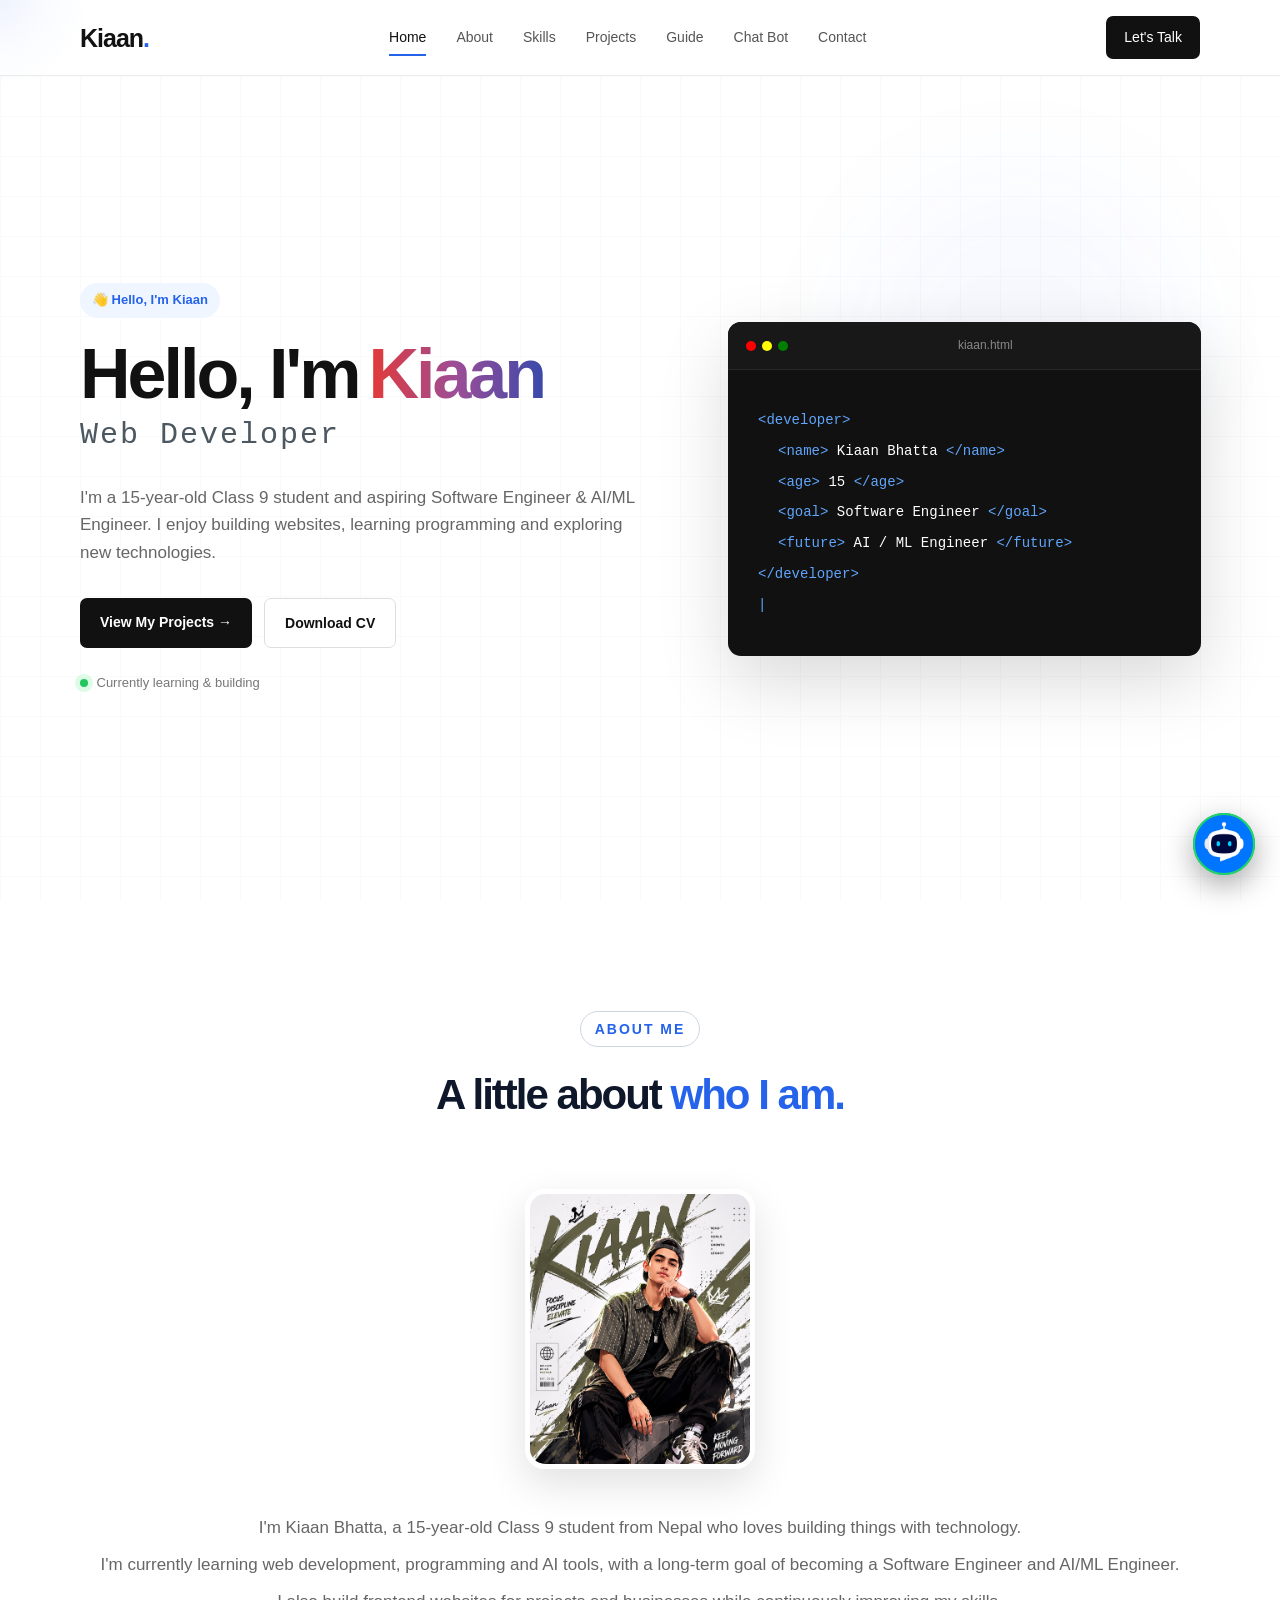
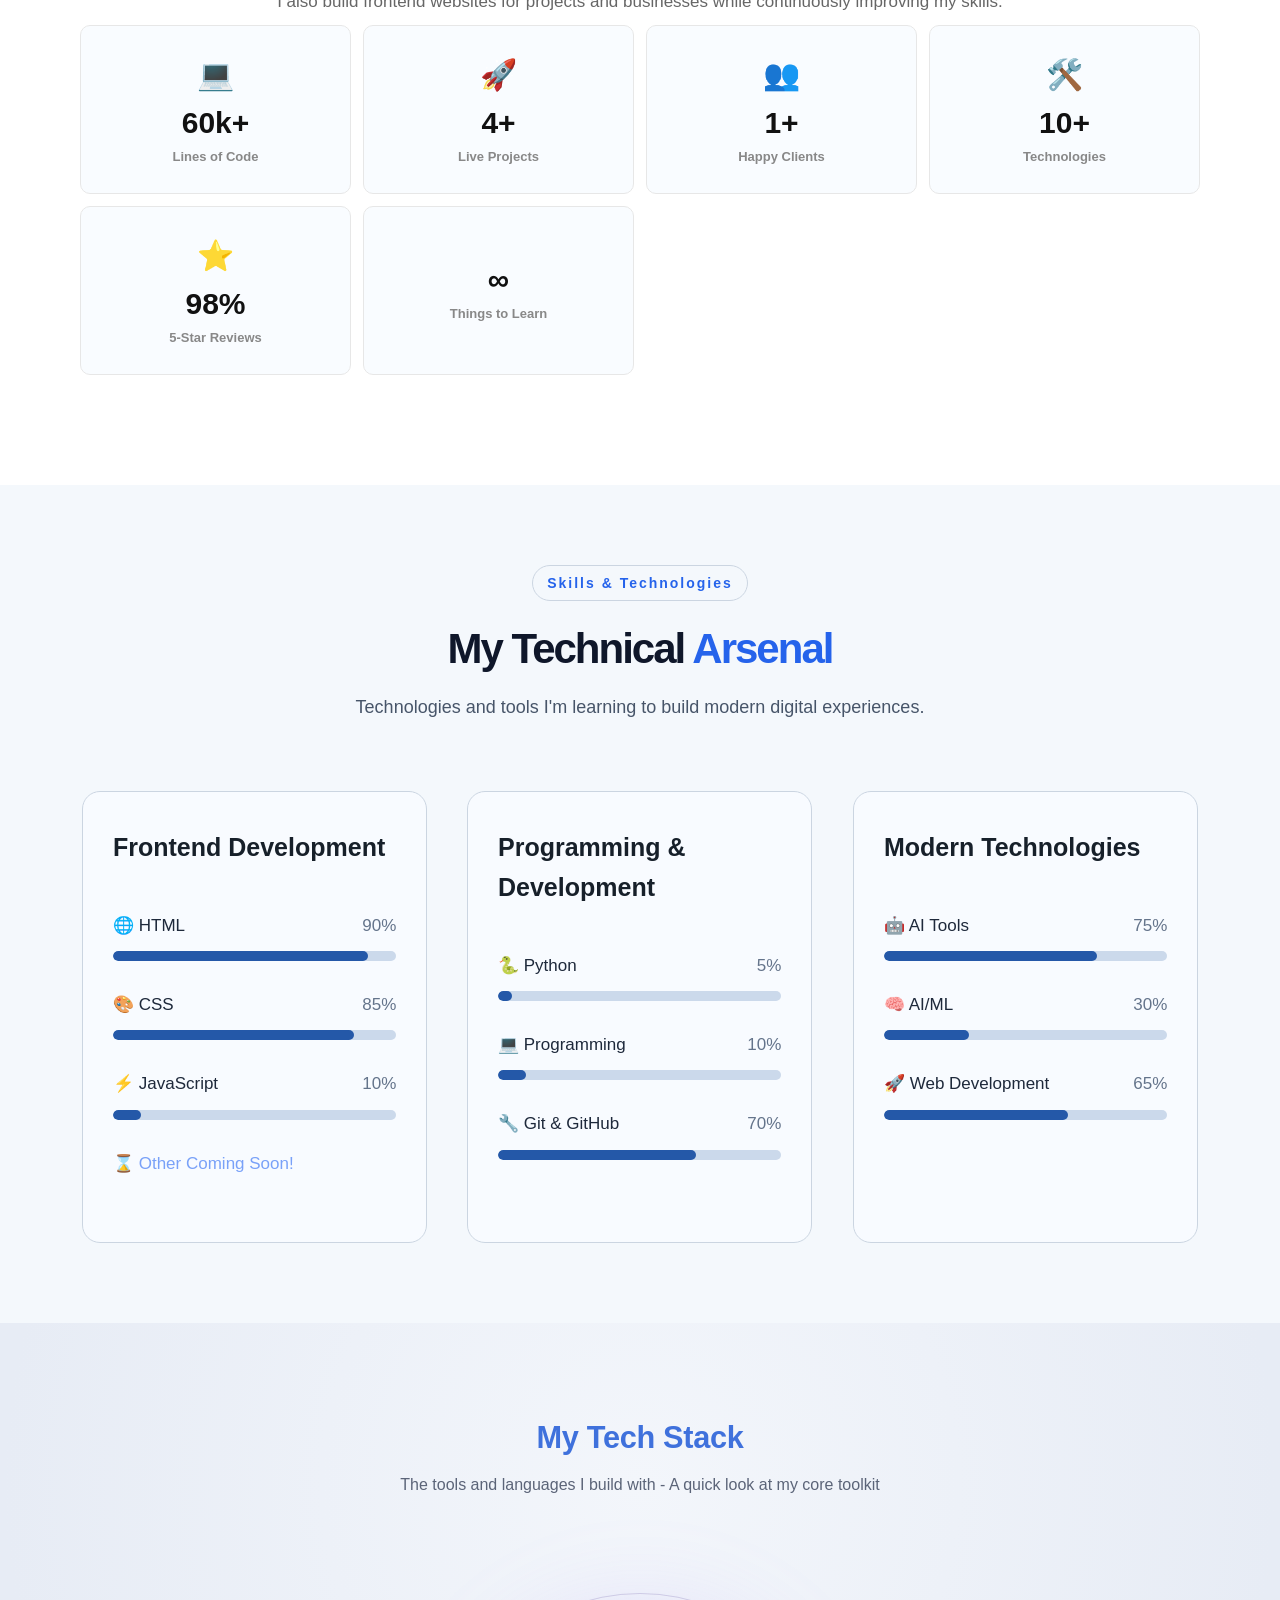
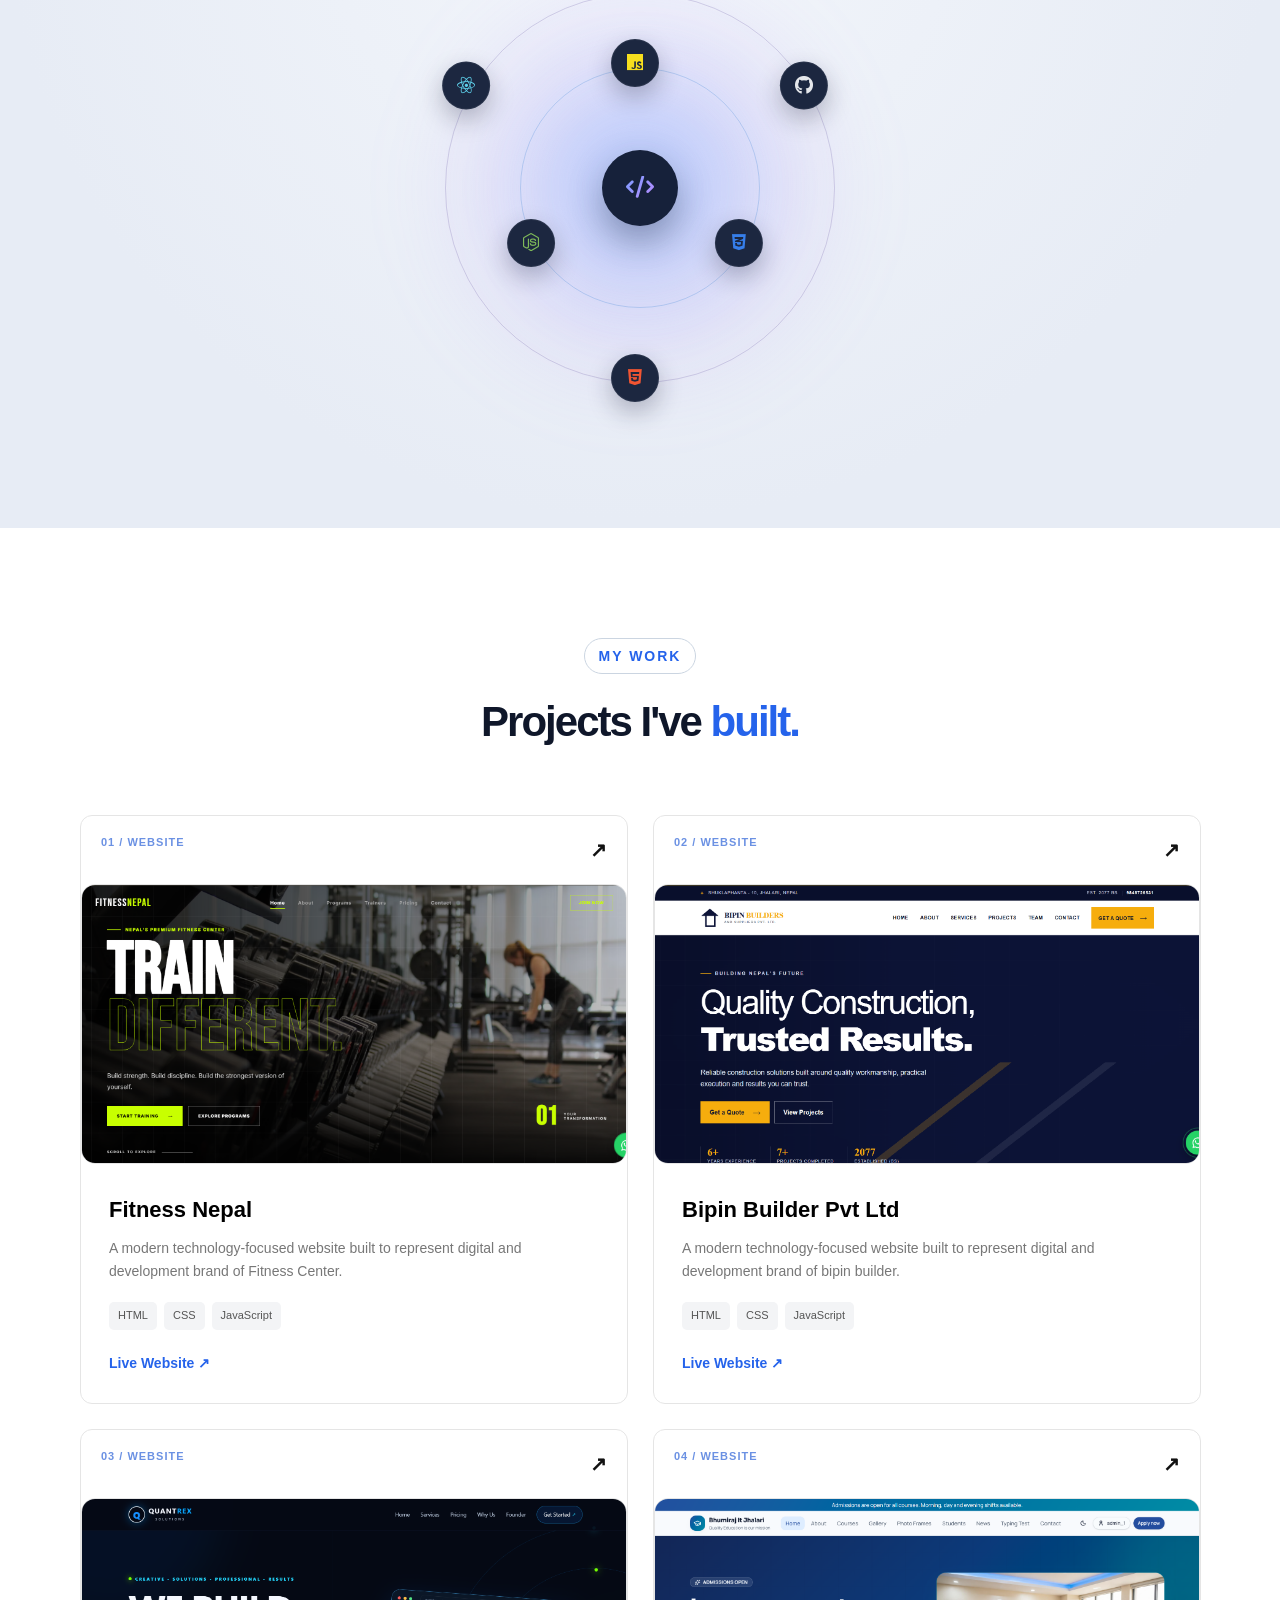
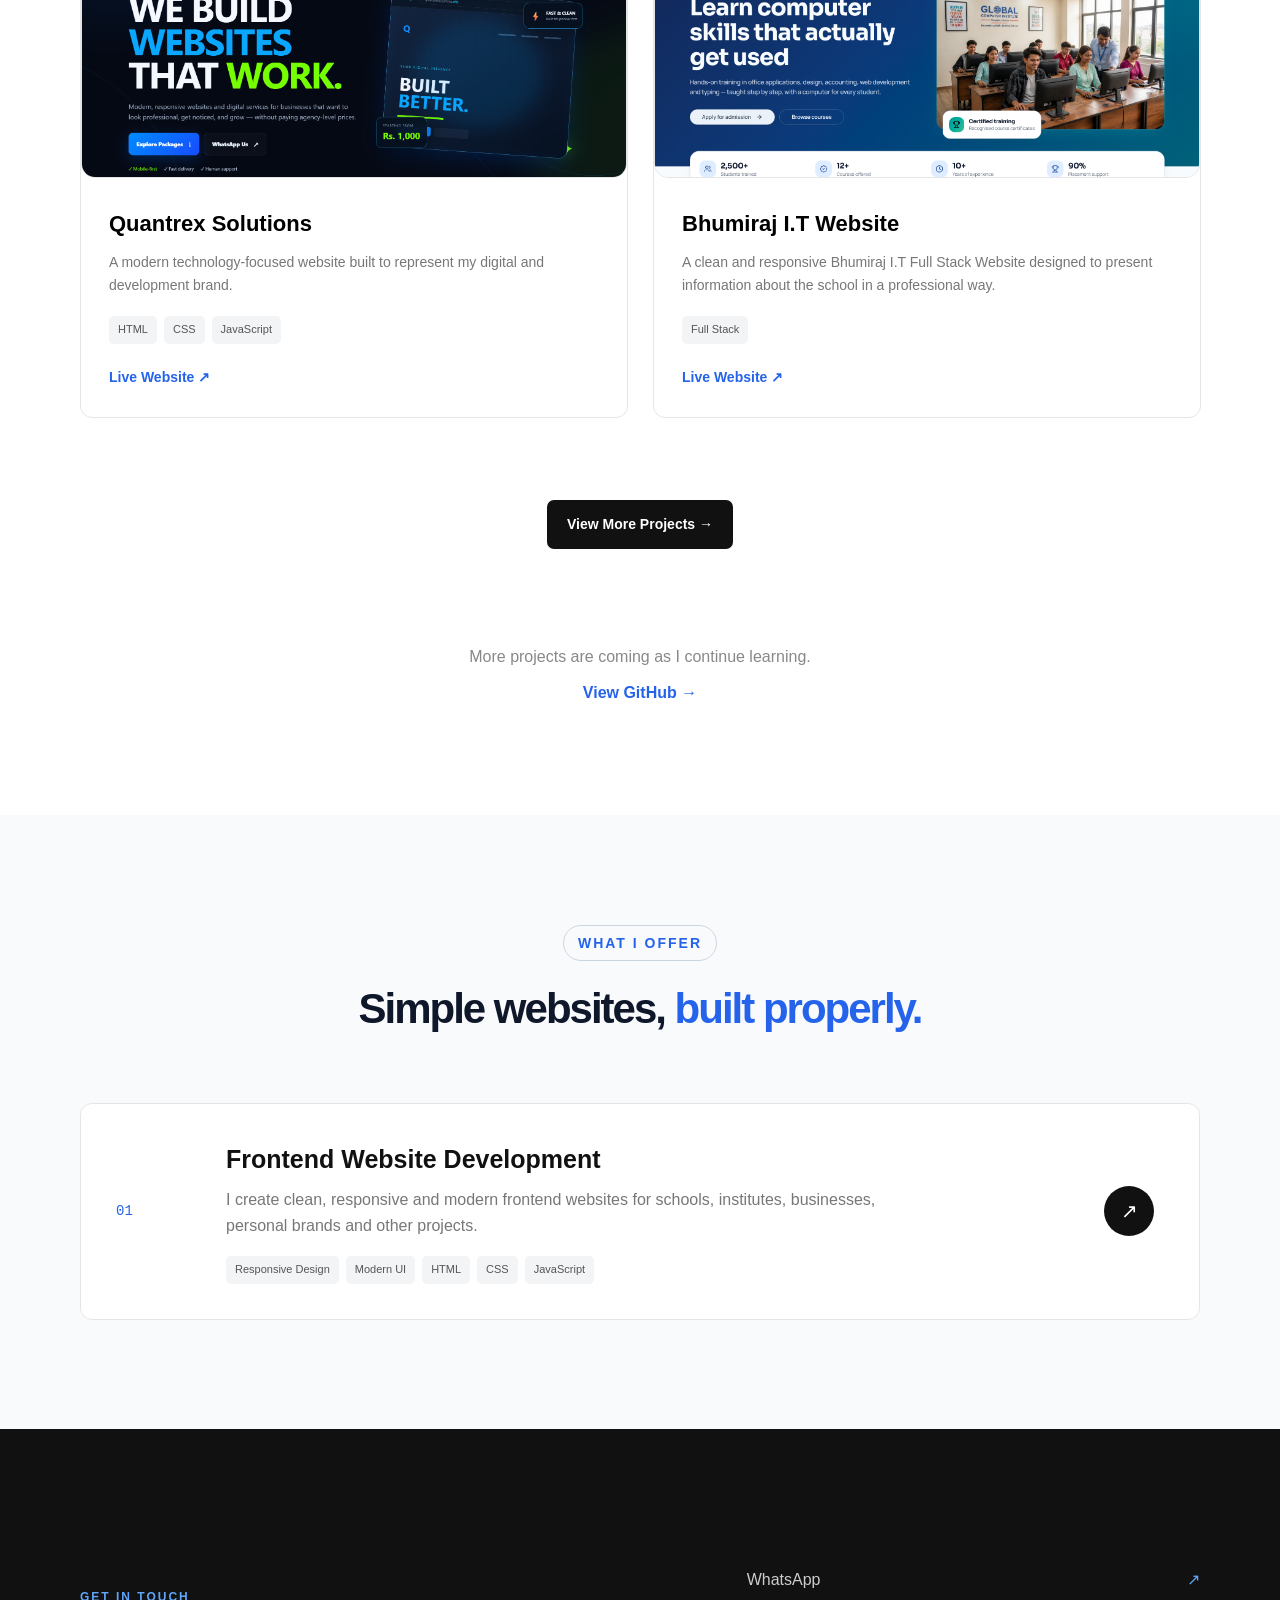
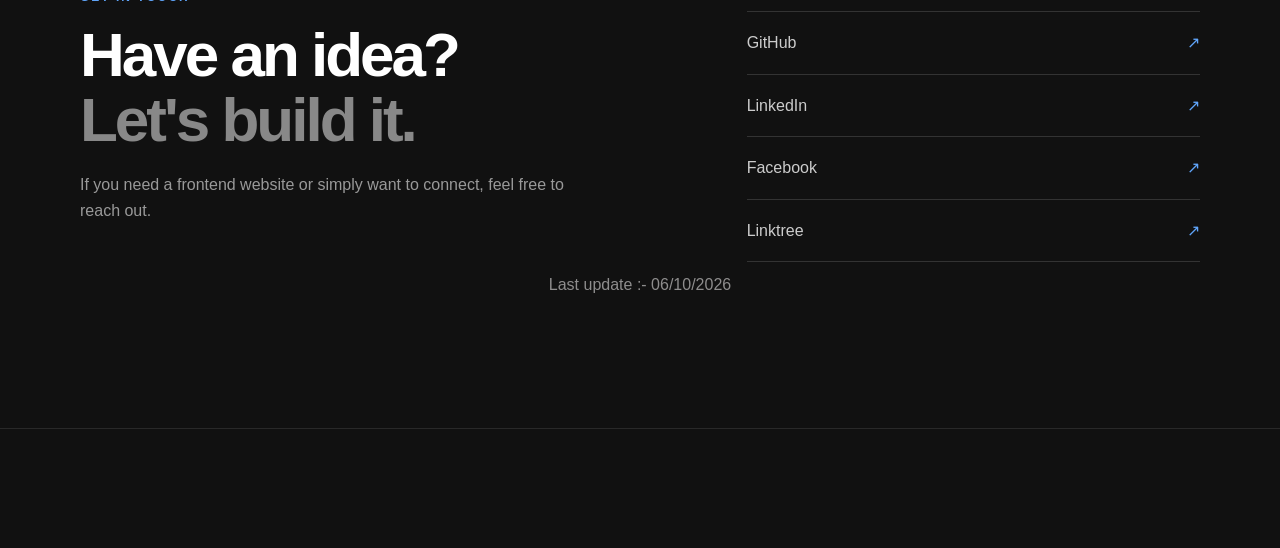
<file: index.html>
<!DOCTYPE html>

<html lang="en">

<head>
    <meta charset="UTF-8">
    <meta name="viewport" content="width=device-width, initial-scale=1.0">


    <title>Kiaan Bhatta | Software Engineer, AI/ML Enthusiast & Web Developer</title>

    <meta name="author" content="Kiaan Bhatta">
    <meta name="robots" content="index, follow">
    <link rel="canonical" href="https://www.kiaanbhatta.com.np/">

    <meta property="og:type" content="website">
    <meta property="og:title" content="Kiaan Bhatta | Web Developer & AI Enthusiast">
    <meta property="og:description"
        content="Explore my web development projects, technical skills, and AI experiments.">
    <meta property="og:url" content="https://www.kiaanbhatta.com.np/">

    <meta name="keywords" 
        content="Kiaan Bhatta,Learning Full Stack Developelopment ,Web Developer Jhalari,Web Developer Nepal,Web Developer Kanchanpur,AI Web Developer,React Developer,Next.js Expert,TypeScript Developer,Modern Web Design,3D Websites,Premium Web Development,AI Integration,Chatbot Development,UI/UX Design,Digital Agency Nepal,Web Development Services" />





    <meta name="description"
        content="Kiaan Bhatta is a Class 9 student and web developer from Nepal, building real-world websites, programming projects and exploring AI/ML technologies..">

    <link rel="stylesheet" href="style.css">
    <link rel="stylesheet" href="https://cdnjs.cloudflare.com/ajax/libs/font-awesome/6.5.2/css/all.min.css">
    <link rel="icon" type="image/png" href="images/favicon.png">

    <script type="application/ld+json">
{
  "@context": "https://schema.org",
  "@type": "ProfilePage",
  "mainEntity": {
    "@type": "Person",
    "name": "Kiaan Bhatta",
    "url": "https://www.kiaanbhatta.com.np/",
    "image": "https://www.kiaanbhatta.com.np/images/profile.jpg",
    "jobTitle": "Student Developer & AI Enthusiast",
    "description": "Class 9 student, web developer and aspiring Software Engineer & AI/ML Engineer from Nepal.",
    "sameAs": [
      "YOUR-GITHUB-URL",
      "YOUR-LINKEDIN-URL"
    ]
  }
}
</script>


</head>

<body>

    

    <!-- LOADER -->
    <div class="loader" id="loader">
        <div class="loader-logo"><span>KIAAN BHATTA</span></div>
        <div class="loader-line"></div>
    </div>

    <!-- FLOATING AI -->
    <a href="/chatbot/chatbot.html" class="ai-float" target="_blank" aria-label="Chat with AI Agent of Kiaan">
        <span class="ai-pulse"></span>

        <img src="images/ai.png" style="border-radius: 50%;" alt="">
    </a>


    <!-- ================= NAVBAR ================= -->

    <header class="navbar">
        <div class="container nav-container">

            <a href="#home" class="logo">
                Kiaan<span>.</span>
            </a>

            <nav>
                <a href="#home">Home</a>
                <a href="#about">About</a>
                <a href="#skills">Skills</a>
                <a href="project.html">Projects</a>
                <a href="guide/javascript/guide.html">Guide</a>
                <a href="chatbot/chatbot.html">Chat Bot</a>
                <a href="#contact">Contact</a>
            </nav>

            <a href="#contact" class="nav-button">
                Let's Talk
            </a>

        </div>
    </header>




    <main>

        <!-- ================= HERO ================= -->

        <section id="home" class="hero">

            <div class="container hero-container">

                <div class="hero-content">

                    <p class="small-heading">
                        👋 Hello, I'm Kiaan
                    </p>

                    <h1>
                        <h1 class="name-with-color">


                            Hello, I'm <span class="gradient-name">Kiaan</span>

                        </h1>
                        <span class="typing-text">Web Developer.</span>
                    </h1>

                    <p class="hero-description">
                        I'm a 15-year-old Class 9 student and aspiring
                        Software Engineer & AI/ML Engineer. I enjoy building
                        websites, learning programming and exploring new
                        technologies.
                    </p>

                    <div class="hero-buttons">

                        <a href="project.html" class="primary-button">
                            View My Projects →
                        </a>

                        <a href="files/Kiaan_Bhatta_CV.pdf" class="secondary-button">
                            Download CV
                        </a>

                    </div>

                    <div class="availability">
                        <span></span>
                        Currently learning & building
                    </div>

                </div>



                <div class="hero-card">

                    <div class="code-window">

                        <div class="window-top">
                            <div class="dots">
                                <span class="dot-1"></span>
                                <span class="dot-2"></span>
                                <span class="dot-3"></span>
                            </div>

                            <p>kiaan.html</p>
                        </div>

                        <div class="code-content">

                            <p>
                                <span class="tag">&lt;developer&gt;</span>
                            </p>

                            <p class="indent">
                                <span class="tag">&lt;name&gt;</span>
                                Kiaan Bhatta
                                <span class="tag">&lt;/name&gt;</span>
                            </p>

                            <p class="indent">
                                <span class="tag">&lt;age&gt;</span>
                                15
                                <span class="tag">&lt;/age&gt;</span>
                            </p>

                            <p class="indent">
                                <span class="tag">&lt;goal&gt;</span>
                                Software Engineer
                                <span class="tag">&lt;/goal&gt;</span>
                            </p>

                            <p class="indent">
                                <span class="tag">&lt;future&gt;</span>
                                AI / ML Engineer
                                <span class="tag">&lt;/future&gt;</span>
                            </p>

                            <p>
                                <span class="tag">&lt;/developer&gt;</span>
                            </p>

                            <p class="cursor">|</p>

                        </div>

                    </div>

                </div>

            </div>

        </section>



        <section id="about" class="section">

            <div class="container">

                <div class="section-heading">
                    <p>ABOUT ME</p>
                    <h2>A little about <span>who I am.</span></h2>
                </div>

                <div class="about-content">

                    <!-- My Photo -->
                    <div class="about-photo">
                        <img src="images/kiaan.jpg" alt="Kiaan Bhatta">
                    </div>

                    <!-- About Text -->
                    <div class="about-grid">

                        <div class="about-text">
                            <p>
                                I'm Kiaan Bhatta, a 15-year-old Class 9 student
                                from Nepal who loves building things with technology.
                            </p>

                            <p>
                                I'm currently learning web development, programming
                                and AI tools, with a long-term goal of becoming a
                                Software Engineer and AI/ML Engineer.
                            </p>

                            <p>
                                I also build frontend websites for projects and
                                businesses while continuously improving my skills.
                            </p>
                        </div>

                        <div class="about-info">

                            <div class="info-box">
                                <strong>💻</strong>
                                <strong>60k+</strong>
                                <span>Lines of Code</span>
                            </div>


                            <div class="info-box">
                                <strong>🚀</strong>
                                <strong>4+</strong>
                                <span>Live Projects</span>
                            </div>

                            <div class="info-box">
                                <strong>👥</strong>
                                <strong>1+</strong>
                                <span>Happy Clients</span>
                            </div>

                            <div class="info-box">
                                <strong>🛠️</strong>
                                <strong>10+</strong>
                                <span>Technologies</span>
                            </div>

                            <div class="info-box">
                                <strong>⭐</strong>
                                <strong>98%</strong>
                                <span>5-Star Reviews</span>
                            </div>

                            <div class="info-box">
                                <strong>∞</strong>
                                <span>Things to Learn</span>
                            </div>

                        </div>

                    </div>

                </div>

            </div>

        </section>


        <!-- ================= SKILLS ================= -->


        <section id="skills" class="section skills-section">
            <div class="container">

                <div class="section-heading">
                    <p>Skills & Technologies</p>
                    <h2>My Technical <span>Arsenal</span></h2>
                    <div class="skills-description">
                        Technologies and tools I'm learning to build modern digital experiences.
                    </div>
                </div>

                <div class="skills-grid">

                    <!-- Frontend -->
                    <div class="skill-card">
                        <h3>Frontend Development</h3>

                        <div class="skill">
                            <div class="skill-info">
                                <span>🌐 HTML</span>
                                <span>90%</span>
                            </div>
                            <div class="progress">
                                <div class="progress-bar" style="width: 90%;"></div>
                            </div>
                        </div>

                        <div class="skill">
                            <div class="skill-info">
                                <span>🎨 CSS</span>
                                <span>85%</span>
                            </div>
                            <div class="progress">
                                <div class="progress-bar" style="width: 85%;"></div>
                            </div>
                        </div>

                        <div class="skill">
                            <div class="skill-info">
                                <span>⚡ JavaScript</span>
                                <span>10%</span>
                            </div>
                            <div class="progress">
                                <div class="progress-bar" style="width: 10%;"></div>
                            </div>
                        </div>

                        <div class="skill">
                            <div class="skill-info">
                                <span style="color: #79a1f8;">⌛ Other Coming Soon!</span>
                                <!-- <span>10%</span> -->
                            </div>

                        </div>

                    </div>


                    <!-- Programming -->
                    <div class="skill-card">
                        <h3>Programming & Development</h3>

                        <div class="skill">
                            <div class="skill-info">
                                <span>🐍 Python</span>
                                <span>5%</span>
                            </div>
                            <div class="progress">
                                <div class="progress-bar" style="width: 5%;"></div>
                            </div>
                        </div>

                        <div class="skill">
                            <div class="skill-info">
                                <span>💻 Programming</span>
                                <span>10%</span>
                            </div>
                            <div class="progress">
                                <div class="progress-bar" style="width: 10%;"></div>
                            </div>
                        </div>

                        <div class="skill">
                            <div class="skill-info">
                                <span>🔧 Git & GitHub</span>
                                <span>70%</span>
                            </div>
                            <div class="progress">
                                <div class="progress-bar" style="width: 70%;"></div>
                            </div>
                        </div>

                    </div>


                    <!-- AI -->
                    <div class="skill-card">
                        <h3>Modern Technologies</h3>

                        <div class="skill">
                            <div class="skill-info">
                                <span>🤖 AI Tools</span>
                                <span>75%</span>
                            </div>
                            <div class="progress">
                                <div class="progress-bar" style="width: 75%;"></div>
                            </div>
                        </div>

                        <div class="skill">
                            <div class="skill-info">
                                <span>🧠 AI/ML</span>
                                <span>30%</span>
                            </div>
                            <div class="progress">
                                <div class="progress-bar" style="width: 30%;"></div>
                            </div>
                        </div>

                        <div class="skill">
                            <div class="skill-info">
                                <span>🚀 Web Development</span>
                                <span>65%</span>
                            </div>
                            <div class="progress">
                                <div class="progress-bar" style="width: 65%;"></div>
                            </div>
                        </div>

                    </div>

                </div>
            </div>
        </section>


        <section class="tech-orbit">
            <div class="tech-orbit__intro">
                <h2 style="color: #3f71dc;">My Tech Stack</h2>
                <p>The tools and languages I build with - A quick look at my core toolkit</p>
            </div>

            <div class="tech-orbit__stage">
                <div class="tech-orbit__glow tech-orbit__glow--outer"></div>
                <div class="tech-orbit__glow tech-orbit__glow--inner"></div>

                <div class="tech-orbit__ring tech-orbit__ring--outer"></div>
                <div class="tech-orbit__ring tech-orbit__ring--inner"></div>

                <div class="tech-orbit__core">
                    <i class="fa-solid fa-code"></i>
                </div>

                <div class="tech-orbit__path-wrap tech-orbit__path-wrap--outer">
                    <div class="tech-orbit__path tech-orbit__path--outer">
                        <div class="tech-orbit__item" style="--angle: -30deg;">
                            <div class="tech-orbit__node" data-tip="GitHub"><i class="fa-brands fa-github"></i></div>
                        </div>
                        <div class="tech-orbit__item" style="--angle: 90deg;">
                            <div class="tech-orbit__node" data-tip="HTML5"><i class="fa-brands fa-html5"></i></div>
                        </div>
                        <div class="tech-orbit__item" style="--angle: 210deg;">
                            <div class="tech-orbit__node" data-tip="React"><i class="fa-brands fa-react"></i></div>
                        </div>
                    </div>
                </div>

                <div class="tech-orbit__path-wrap tech-orbit__path-wrap--inner">
                    <div class="tech-orbit__path tech-orbit__path--inner">
                        <div class="tech-orbit__item" style="--angle: -90deg;">
                            <div class="tech-orbit__node" data-tip="JavaScript"><i class="fa-brands fa-js"></i></div>
                        </div>
                        <div class="tech-orbit__item" style="--angle: 30deg;">
                            <div class="tech-orbit__node" data-tip="CSS3"><i class="fa-brands fa-css3-alt"></i></div>
                        </div>
                        <div class="tech-orbit__item" style="--angle: 150deg;">
                            <div class="tech-orbit__node" data-tip="Node.js"><i class="fa-brands fa-node-js"></i></div>
                        </div>
                    </div>
                </div>
            </div>
        </section>


        <!-- ================= PROJECTS ================= -->

        <section id="projects" class="section">

            <div class="container">

                <div class="section-heading">
                    <p>MY WORK</p>
                    <h2>Projects I've <span>built.</span></h2>
                </div>


                <div class="projects-grid">

                    <!-- Project 1 -->

                    <article class="project-card">

                        <div class="project-top">
                            <span class="project-label">01 / WEBSITE</span>

                            <span class="project-arrow">↗</span>
                        </div>

                        <div class="project-preview">
                            <img src="images/fitness.png" alt="Fitness Nepal Website Preview">
                        </div>

                        <div class="project-info">

                            <h3>Fitness Nepal</h3>

                            <p>
                                A modern technology-focused website
                                built to represent digital and
                                development brand of Fitness Center.
                            </p>

                            <div class="technologies">
                                <span>HTML</span>
                                <span>CSS</span>
                                <span>JavaScript</span>
                            </div>

                            <a href="https://fitness-nepal.vercel.app/" target="_blank" class="project-link">
                                Live Website ↗
                            </a>

                        </div>

                    </article>

                    <!-- Project 2 -->

                    <article class="project-card">

                        <div class="project-top">
                            <span class="project-label">02 / WEBSITE</span>

                            <span class="project-arrow">↗</span>
                        </div>

                        <div class="project-preview">
                            <img src="images/bipin.png" alt="bipin builder Website Preview">
                        </div>

                        <div class="project-info">

                            <h3>Bipin Builder Pvt Ltd</h3>

                            <p>
                                A modern technology-focused website
                                built to represent digital and
                                development brand of bipin builder.
                            </p>

                            <div class="technologies">
                                <span>HTML</span>
                                <span>CSS</span>
                                <span>JavaScript</span>
                            </div>

                            <a href="https://bipinbuilders.com.np" target="_blank" class="project-link">
                                Live Website ↗
                            </a>

                        </div>

                    </article>

                    <!-- Project 3 -->

                    <article class="project-card">

                        <div class="project-top">
                            <span class="project-label">03 / WEBSITE</span>

                            <span class="project-arrow">↗</span>
                        </div>

                        <div class="project-preview">
                            <img src="images/quantrex.png" alt="Quantrex Solutions Website Preview">
                        </div>

                        <div class="project-info">

                            <h3>Quantrex Solutions</h3>

                            <p>
                                A modern technology-focused website
                                built to represent my digital and
                                development brand.
                            </p>

                            <div class="technologies">
                                <span>HTML</span>
                                <span>CSS</span>
                                <span>JavaScript</span>
                            </div>

                            <a href="https://quantrexsolutions.vercel.app/" target="_blank" class="project-link">
                                Live Website ↗
                            </a>

                        </div>

                    </article>



                    <!-- Project 4 -->

                    <article class="project-card">

                        <div class="project-top">
                            <span class="project-label">04 / WEBSITE</span>

                            <span class="project-arrow">↗</span>
                        </div>

                        <div class="project-preview">
                            <img src="images/bhumiraj.png" alt="Institute Website Preview">
                        </div>

                        <div class="project-info">

                            <h3>Bhumiraj I.T Website</h3>

                            <p>
                                A clean and responsive Bhumiraj I.T Full Stack Website
                                designed to present information about
                                the school in a professional way.
                            </p>

                            <div class="technologies">
                                <span>Full Stack</span>
                            </div>

                            <a href="https://www.bhumirajcomputer.com.np/" target="_blank" class="project-link">
                                Live Website ↗
                            </a>

                        </div>

                    </article>









                </div>






            </div>

            <div class="hero-buttons" style="display: flex; justify-content: center;">

                <a href="project.html" class="primary-button" style="margin: 50px auto;">
                    View More Projects →
                </a>



            </div>

            <div class="more-projects">
                <p>
                    More projects are coming as I continue learning.
                </p>

                <a href="https://github.com/kiaanbhatta" target="_blank">
                    View GitHub →
                </a>
            </div>

            </div>

        </section>


        <!-- ================= SERVICES ================= -->

        <section id="services" class="section services-section">

            <div class="container">

                <div class="section-heading">
                    <p>WHAT I OFFER</p>
                    <h2>Simple websites, <span>built properly.</span></h2>
                </div>

                <div class="service-box">

                    <div class="service-number">
                        01
                    </div>

                    <div class="service-content">

                        <h3>Frontend Website Development</h3>

                        <p>
                            I create clean, responsive and modern frontend
                            websites for schools, institutes, businesses,
                            personal brands and other projects.
                        </p>

                        <div class="service-tags">
                            <span>Responsive Design</span>
                            <span>Modern UI</span>
                            <span>HTML</span>
                            <span>CSS</span>
                            <span>JavaScript</span>
                        </div>

                    </div>

                    <div class="service-icon">
                        ↗
                    </div>

                </div>

            </div>

        </section>


        <!-- ================= CONTACT ================= -->

        <section id="contact" class="contact-section">

            <div class="container contact-container">

                <div class="contact-heading">

                    <p>GET IN TOUCH</p>

                    <h2>
                        Have an idea?
                        <span>Let's build it.</span>
                    </h2>

                    <p class="contact-description">
                        If you need a frontend website or simply want
                        to connect, feel free to reach out.
                    </p>

                </div>


                <div class="contact-links">

                    <a href="https://wa.me/9779745584725" target="_blank" class="contact-link">
                        <span>WhatsApp</span>
                        <span>↗</span>
                    </a>

                    <a href="https://github.com/kiaanbhatta" target="_blank" class="contact-link">
                        <span>GitHub</span>
                        <span>↗</span>
                    </a>

                    <a href="https://www.linkedin.com/in/kiaan-bhatta-737a4a412/" target="_blank" class="contact-link">
                        <span>LinkedIn</span>
                        <span>↗</span>
                    </a>

                    <a href="https://www.facebook.com/kiaanbhatta2" target="_blank" class="contact-link">
                        <span>Facebook</span>
                        <span>↗</span>
                    </a>

                    <a href="https://linktr.ee/kiaanbhatta" target="_blank" class="contact-link">
                        <span>Linktree</span>
                        <span>↗</span>
                    </a>

                </div>

            </div>

            <p class="last-update">Last update :- 06/10/2026</p>


        </section>

    </main>


    <!-- ================= FOOTER ================= -->

    <footer>

        <div class="container footer-container">

            <div>
                <a href="#home" class="logo">
                    Kiaan<span>.</span>
                </a>

                <p>
                    Learning today. Building tomorrow.
                </p>
            </div>

            <div class="footer-right">
                <p>© 2026 Kiaan Bhatta</p>
                <p>Build with ❤️ by Kiaan Bhatta</p>
            </div>

        </div>

    </footer>

    <script src="script.js"></script>

</body>

</html>
</file>
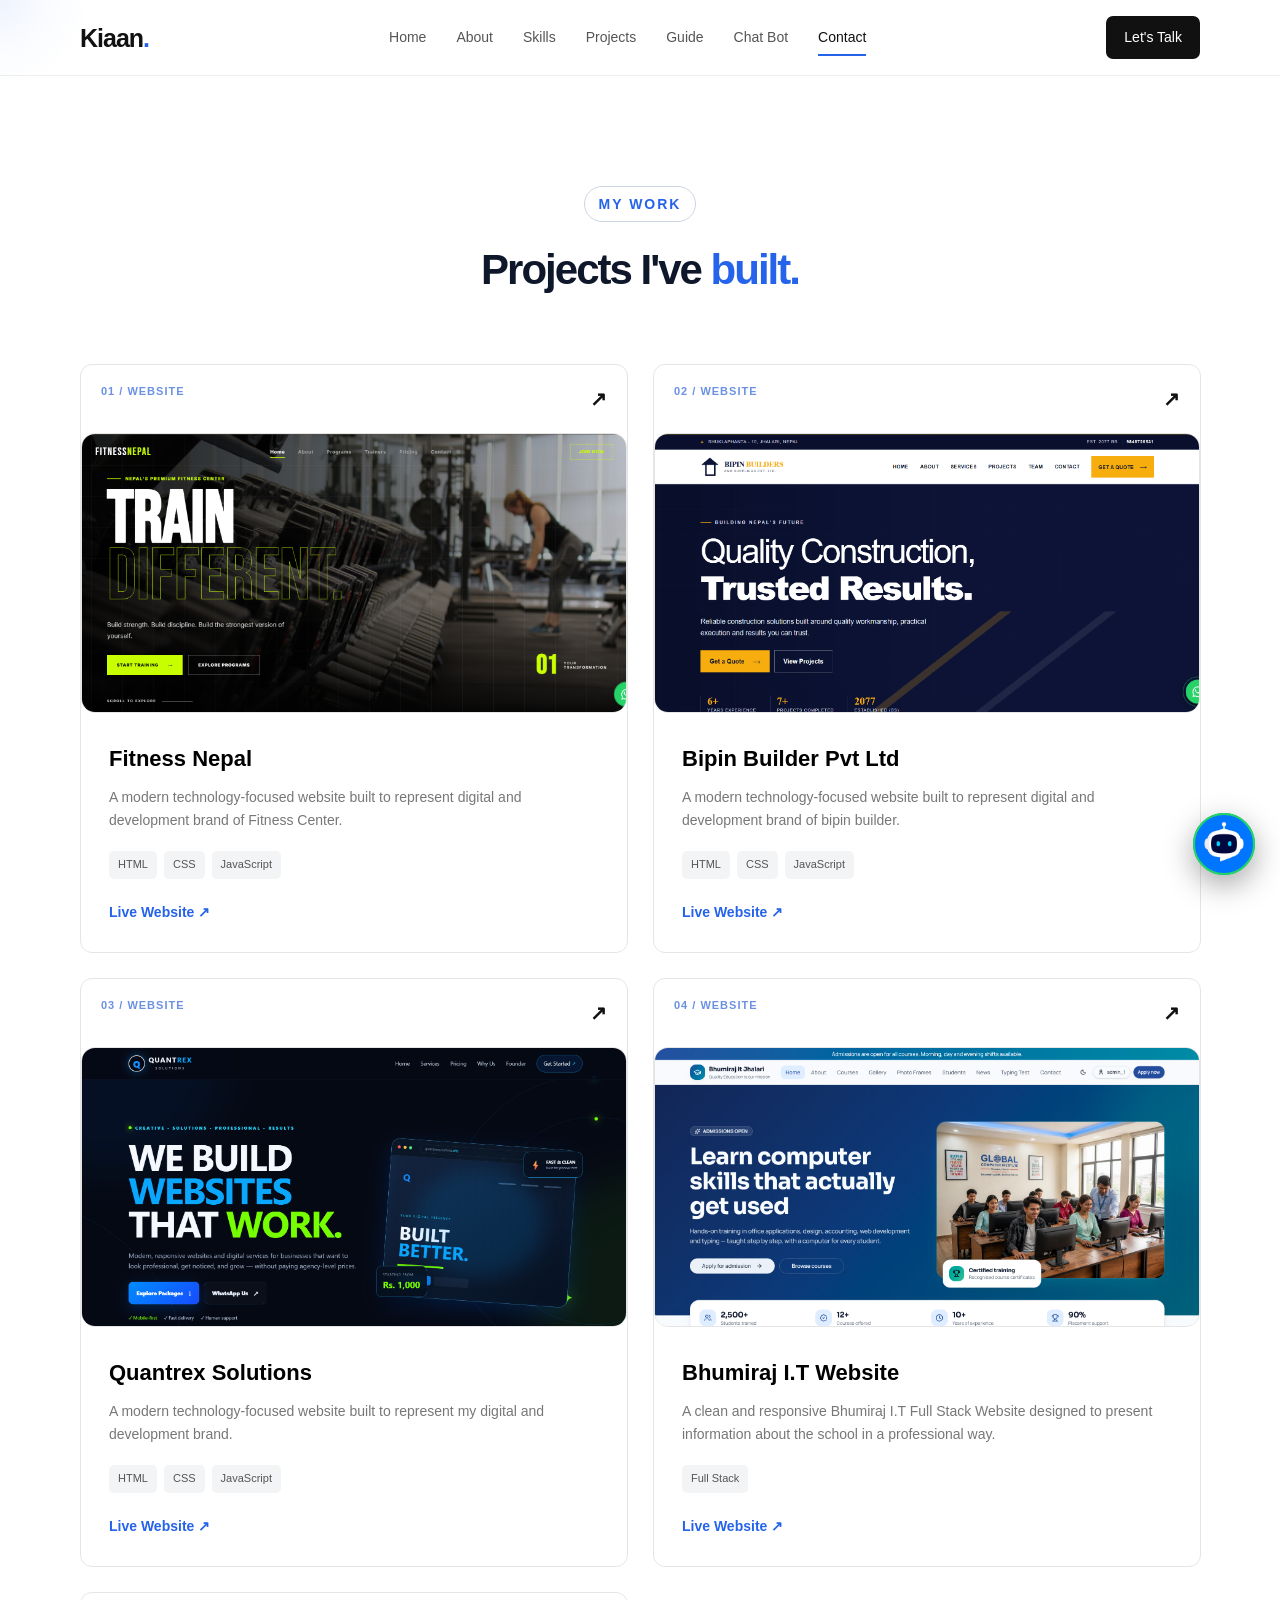
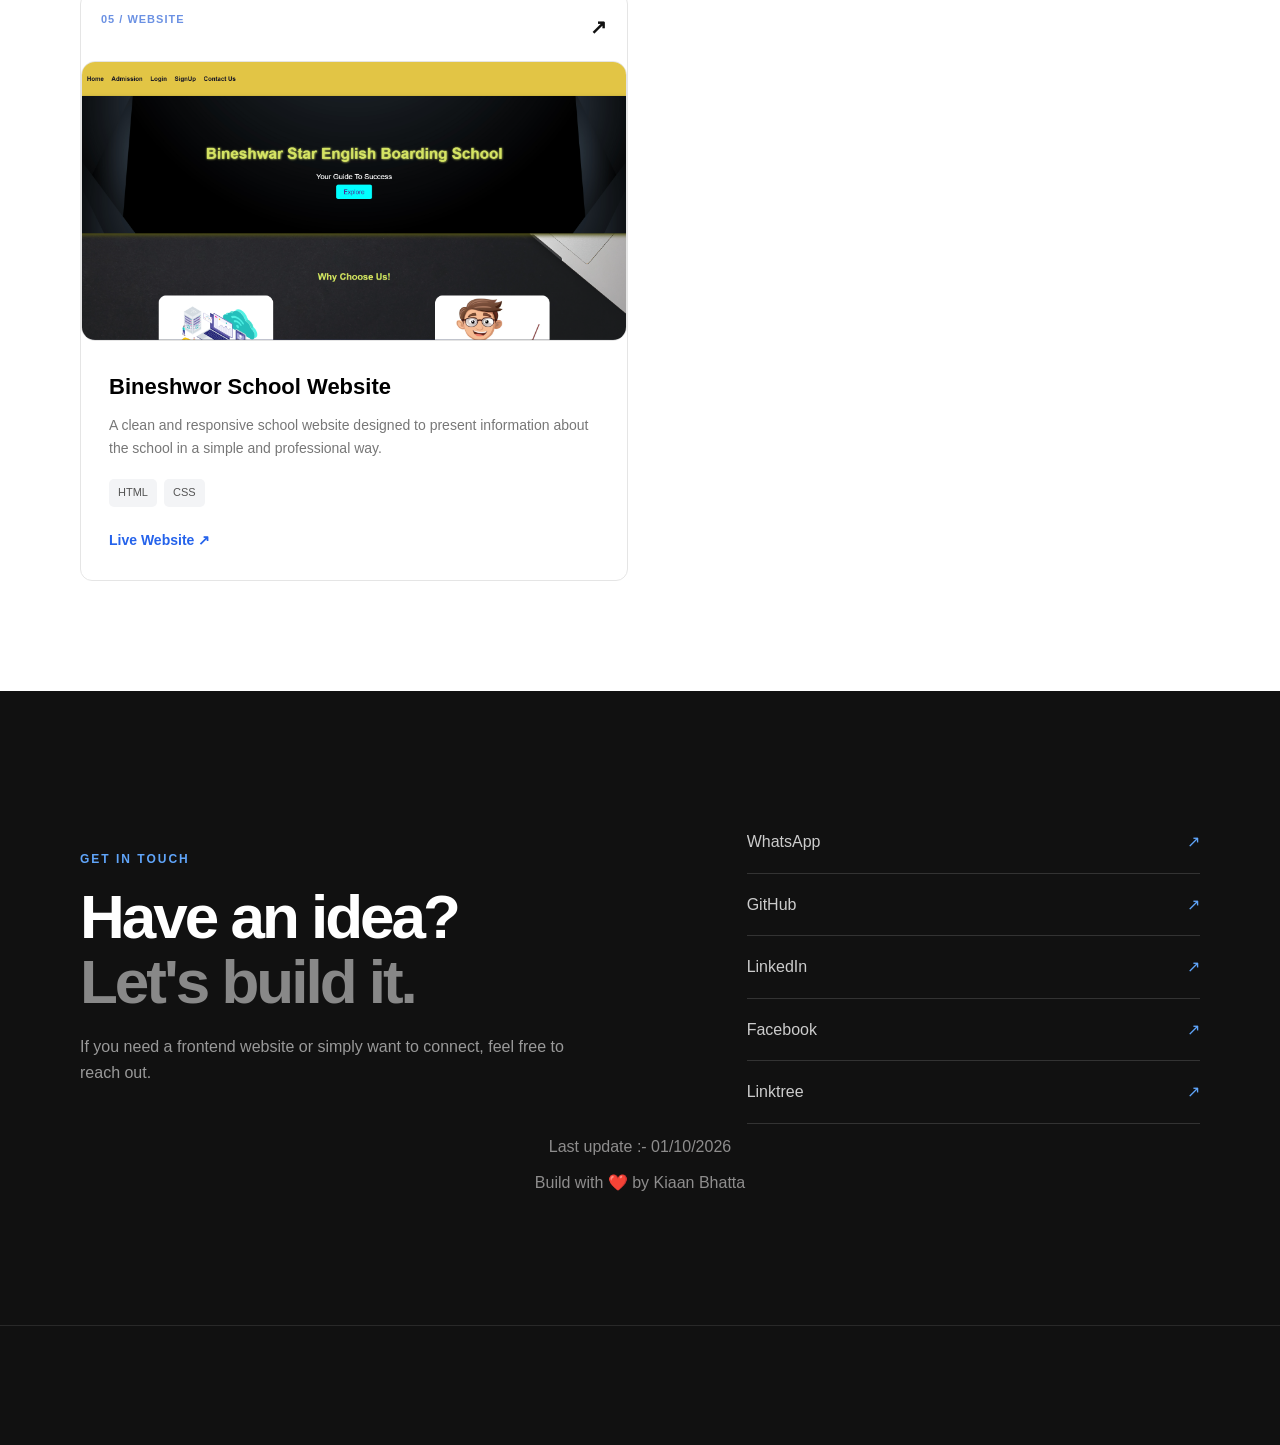
<file: project.html>
<!DOCTYPE html>

<html lang="en">

<head>
    <meta charset="UTF-8">
    <meta name="viewport" content="width=device-width, initial-scale=1.0">


    <title>Kiaan Bhatta | Software Engineer & AI/ML Enthusiast</title>

    <meta name="description"
        content="Kiaan Bhatta - Class 9 student, frontend developer and future Software Engineer & AI/ML Engineer.">

    <link rel="stylesheet" href="style.css">
    <link rel="stylesheet" href="https://cdnjs.cloudflare.com/ajax/libs/font-awesome/6.5.2/css/all.min.css">
    <link rel="icon" type="image/png" href="images/favicon.png">



</head>

<body>

    <!-- FLOATING AI -->
    <a href="/chatbot/chatbot.html" class="ai-float"  aria-label="Chat with AI Agent of Kiaan">
        <span class="ai-pulse"></span>

        <img src="images/ai.png" style="border-radius: 50%;" alt="">
    </a>



    <!-- ================= NAVBAR ================= -->

    <header class="navbar">
        <div class="container nav-container">

            <a href="#home" class="logo">
                Kiaan<span>.</span>
            </a>

            <nav>
                <a href="/index.html">Home</a>
                <a href="#about">About</a>
                <a href="#skills">Skills</a>
                <a href="#projects">Projects</a>
                <a href="/guide/javascript/guide.html">Guide</a>
                <a href="chatbot/chatbot.html">Chat Bot</a>
                <a href="#contact">Contact</a>
            </nav>

            <a href="#contact" class="nav-button">
                Let's Talk
            </a>

        </div>
    </header>


    </header>


    <main>


        <!-- ================= PROJECTS ================= -->

        <section id="projects" class="section">

            <div class="container">

                <div class="section-heading">
                    <p>MY WORK</p>
                    <h2>Projects I've <span>built.</span></h2>
                </div>


                <div class="projects-grid">

                    <!-- Project 1 -->

                    <article class="project-card">

                        <div class="project-top">
                            <span class="project-label">01 / WEBSITE</span>

                            <span class="project-arrow">↗</span>
                        </div>

                        <div class="project-preview">
                            <img src="images/fitness.png" alt="Fitness Nepal Website Preview">
                        </div>

                        <div class="project-info">

                            <h3>Fitness Nepal</h3>

                            <p>
                                A modern technology-focused website
                                built to represent digital and
                                development brand of Fitness Center.
                            </p>

                            <div class="technologies">
                                <span>HTML</span>
                                <span>CSS</span>
                                <span>JavaScript</span>
                            </div>

                            <a href="https://fitness-nepal.vercel.app/" target="_blank" class="project-link">
                                Live Website ↗
                            </a>

                        </div>

                    </article>

                    <!-- Project 2 -->

                    <article class="project-card">

                        <div class="project-top">
                            <span class="project-label">02 / WEBSITE</span>

                            <span class="project-arrow">↗</span>
                        </div>

                        <div class="project-preview">
                            <img src="images/bipin.png" alt="bipin builder Website Preview">
                        </div>

                        <div class="project-info">

                            <h3>Bipin Builder Pvt Ltd</h3>

                            <p>
                                A modern technology-focused website
                                built to represent digital and
                                development brand of bipin builder.
                            </p>

                            <div class="technologies">
                                <span>HTML</span>
                                <span>CSS</span>
                                <span>JavaScript</span>
                            </div>

                            <a href="https://bipinbuilders.com.np" target="_blank" class="project-link">
                                Live Website ↗
                            </a>

                        </div>

                    </article>

                    <!-- Project 3 -->

                    <article class="project-card">

                        <div class="project-top">
                            <span class="project-label">03 / WEBSITE</span>

                            <span class="project-arrow">↗</span>
                        </div>

                        <div class="project-preview">
                            <img src="images/quantrex.png" alt="Quantrex Solutions Website Preview">
                        </div>

                        <div class="project-info">

                            <h3>Quantrex Solutions</h3>

                            <p>
                                A modern technology-focused website
                                built to represent my digital and
                                development brand.
                            </p>

                            <div class="technologies">
                                <span>HTML</span>
                                <span>CSS</span>
                                <span>JavaScript</span>
                            </div>

                            <a href="https://quantrexsolutions.vercel.app/" target="_blank" class="project-link">
                                Live Website ↗
                            </a>

                        </div>

                    </article>



                    <!-- Project 4 -->

                    <article class="project-card">

                        <div class="project-top">
                            <span class="project-label">04 / WEBSITE</span>

                            <span class="project-arrow">↗</span>
                        </div>

                        <div class="project-preview">
                            <img src="images/bhumiraj.png" alt="Institute Website Preview">
                        </div>

                        <div class="project-info">

                            <h3>Bhumiraj I.T Website</h3>

                            <p>
                                A clean and responsive Bhumiraj I.T Full Stack Website
                                designed to present information about
                                the school in a professional way. 
                            </p>

                            <div class="technologies">
                                <span>Full Stack</span>
                            </div>

                            <a href="https://www.bhumirajcomputer.com.np/" target="_blank" class="project-link">
                                Live Website ↗
                            </a>

                        </div>

                    </article>

                    <!-- Project 5 -->

                    <article class="project-card">

                        <div class="project-top">
                            <span class="project-label">05 / WEBSITE</span>

                            <span class="project-arrow">↗</span>
                        </div>

                        <div class="project-preview">
                            <img src="images/bineshwor-preview.png" alt="Bineshwor School Website Preview">
                        </div>

                        <div class="project-info">

                            <h3>Bineshwor School Website</h3>

                            <p>
                                A clean and responsive school website
                                designed to present information about
                                the school in a simple and professional way.
                            </p>

                            <div class="technologies">
                                <span>HTML</span>
                                <span>CSS</span>
                            </div>

                            <a href="https://bineshwor.vercel.app/" target="_blank" class="project-link">
                                Live Website ↗
                            </a>

                        </div>

                    </article>


                    

                    

                </div>





            </div>




        </section>





        <!-- ================= CONTACT ================= -->

        <section id="contact" class="contact-section">

            <div class="container contact-container">

                <div class="contact-heading">

                    <p>GET IN TOUCH</p>

                    <h2>
                        Have an idea?
                        <span>Let's build it.</span>
                    </h2>

                    <p class="contact-description">
                        If you need a frontend website or simply want
                        to connect, feel free to reach out.
                    </p>

                </div>


                <div class="contact-links">

                    <a href="https://wa.me/9779745584725" target="_blank" class="contact-link">
                        <span>WhatsApp</span>
                        <span>↗</span>
                    </a>

                    <a href="https://github.com/kiaanbhatta" target="_blank" class="contact-link">
                        <span>GitHub</span>
                        <span>↗</span>
                    </a>

                    <a href="https://www.linkedin.com/in/kiaan-bhatta-737a4a412/" target="_blank" class="contact-link">
                        <span>LinkedIn</span>
                        <span>↗</span>
                    </a>

                    <a href="https://www.facebook.com/kiaanbhatta2" target="_blank" class="contact-link">
                        <span>Facebook</span>
                        <span>↗</span>
                    </a>

                    <a href="https://linktr.ee/kiaanbhatta" target="_blank" class="contact-link">
                        <span>Linktree</span>
                        <span>↗</span>
                    </a>

                </div>

            </div>

            <p class="last-update">Last update :- 01/10/2026</p>
        <p class="last-update">Build with ❤️ by Kiaan Bhatta</p>

        </section>

    </main>


    <!-- ================= FOOTER ================= -->

    <footer>

        <div class="container footer-container">

            <div>
                <a href="#home" class="logo">
                    Kiaan<span>.</span>
                </a>

                <p>
                    Learning today. Building tomorrow.
                </p>
            </div>

            <div class="footer-right">
                <p>© 2026 Kiaan Bhatta</p>
                <p>Build with ❤️ by Kiaan Bhatta</p>

            </div>

        </div>

    </footer>

    <script src="script.js"></script>

</body>

</html>
</file>
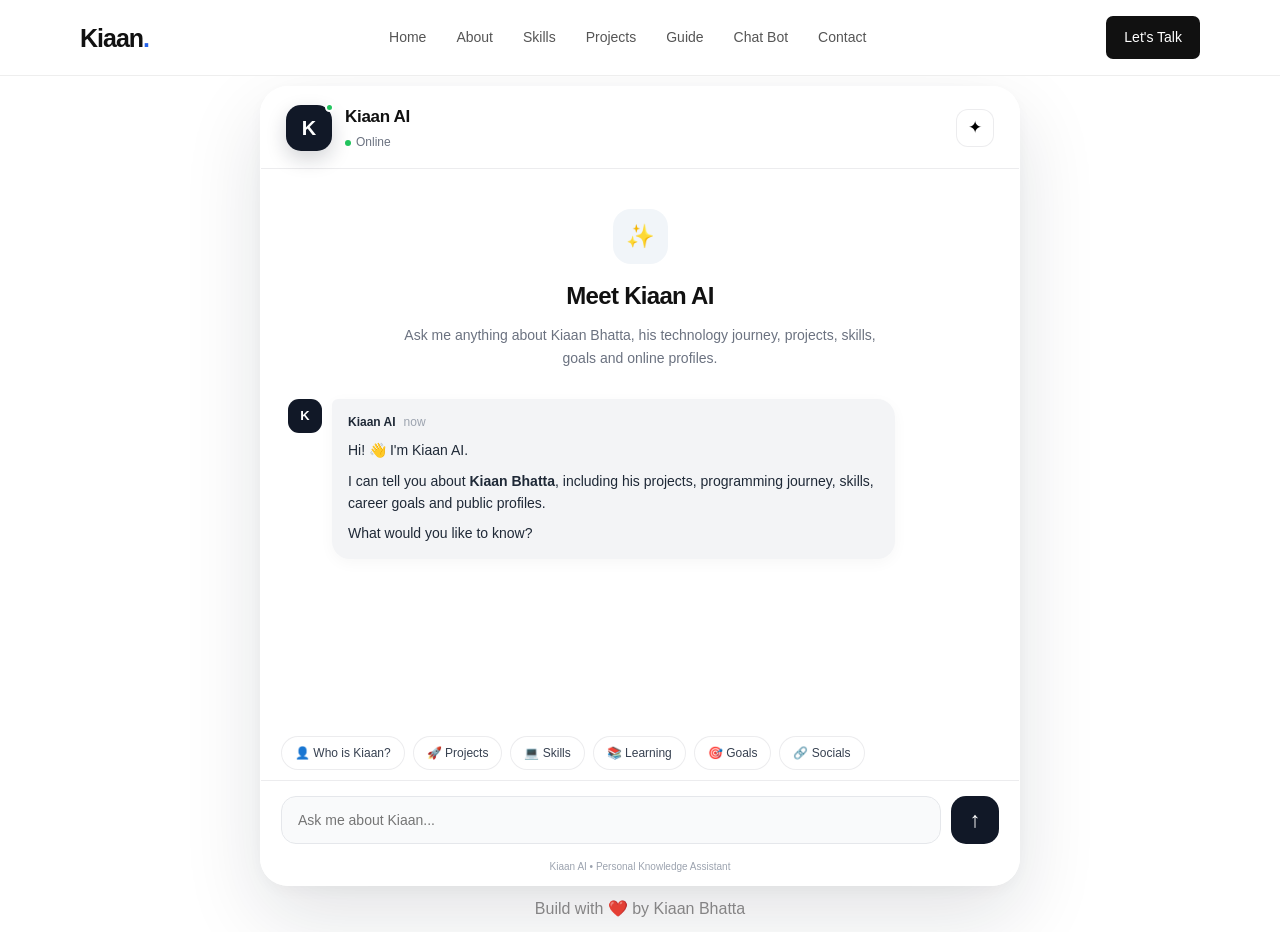
<file: chatbot/chatbot.html>
<!DOCTYPE html>

<html lang="en">

<head>
    <meta charset="UTF-8">
    <meta name="viewport" content="width=device-width, initial-scale=1.0">


    <title>Kiaan Bhatta | Software Engineer & AI/ML Enthusiast</title>

    <meta name="description"
        content="Kiaan Bhatta - Class 9 student, frontend developer and future Software Engineer & AI/ML Engineer.">

    <link rel="stylesheet" href="chatbot.css">
    <link rel="stylesheet" href="/style.css">
    <link rel="stylesheet" href="https://cdnjs.cloudflare.com/ajax/libs/font-awesome/6.5.2/css/all.min.css">
    <link rel="icon" type="image/png" href="images/favicon.png">



</head>

<body>


    <!-- ================= NAVBAR ================= -->

    <header class="navbar">
        <div class="container nav-container">

            <a href="#home" class="logo">
                Kiaan<span>.</span>
            </a>

            <nav>
                <a href="/index.html">Home</a>
                <a href="#about">About</a>
                <a href="#skills">Skills</a>
                <a href="/project.html">Projects</a>
                <a href="/guide/javascript/guide.html">Guide</a>
                <a href="chatbot/chatbot.html">Chat Bot</a>
                <a href="#contact">Contact</a>
            </nav>

            <a href="#contact" class="nav-button">
                Let's Talk
            </a>

        </div>
    </header>


    <body>

        <div class="background">
            <div class="orb orb-one"></div>
            <div class="orb orb-two"></div>
        </div>

        <div class="app">

            <!-- HEADER -->
            <header class="header">

                <div class="brand">

                    <div class="bot-logo">
                        <span>K</span>
                        <div class="pulse"></div>
                    </div>

                    <div>
                        <h1>Kiaan AI</h1>
                        <div class="status">
                            <span></span>
                            Online
                        </div>
                    </div>

                </div>

                <button class="info-button" title="About Kiaan">
                    ✦
                </button>

            </header>


            <!-- CHAT -->
            <main class="chat-box" id="chatBox">

                <div class="welcome">

                    <div class="welcome-icon">
                        ✨
                    </div>

                    <h2>Meet Kiaan AI</h2>

                    <p>
                        Ask me anything about Kiaan Bhatta,
                        his technology journey, projects, skills,
                        goals and online profiles.
                    </p>

                </div>


                <!-- INITIAL MESSAGE -->
                <div class="message bot-message">

                    <div class="avatar">
                        K
                    </div>

                    <div class="bubble">

                        <div class="bubble-top">
                            <strong>Kiaan AI</strong>
                            <span>now</span>
                        </div>

                        <p>
                            Hi! 👋 I'm Kiaan AI.
                        </p>

                        <p>
                            I can tell you about <strong>Kiaan Bhatta</strong>,
                            including his projects, programming journey,
                            skills, career goals and public profiles.
                        </p>

                        <p>
                            What would you like to know?
                        </p>

                    </div>

                </div>

            </main>


            <!-- SUGGESTIONS -->
            <div class="suggestions">

                <button onclick="askQuestion('Who is Kiaan Bhatta?')">
                    👤 Who is Kiaan?
                </button>

                <button onclick="askQuestion('What projects has Kiaan built?')">
                    🚀 Projects
                </button>

                <button onclick="askQuestion('What are Kiaan skills?')">
                    💻 Skills
                </button>

                <button onclick="askQuestion('What is Kiaan learning?')">
                    📚 Learning
                </button>

                <button onclick="askQuestion('What are Kiaan career goals?')">
                    🎯 Goals
                </button>

                <button onclick="askQuestion('Give me Kiaan social media links')">
                    🔗 Socials
                </button>

            </div>


            <!-- INPUT -->
            <form class="input-area" id="chatForm">

                <input type="text" id="userInput" placeholder="Ask me about Kiaan..." autocomplete="off">

                <button type="submit" id="sendButton">
                    <span>↑</span>
                </button>

            </form>

            <div class="footer">
                Kiaan AI • Personal Knowledge Assistant
            </div>



        </div>

        <p class="last-update">Build with ❤️ by Kiaan Bhatta</p>


        <script src="script.js"></script>

    </body>

</html>
</file>
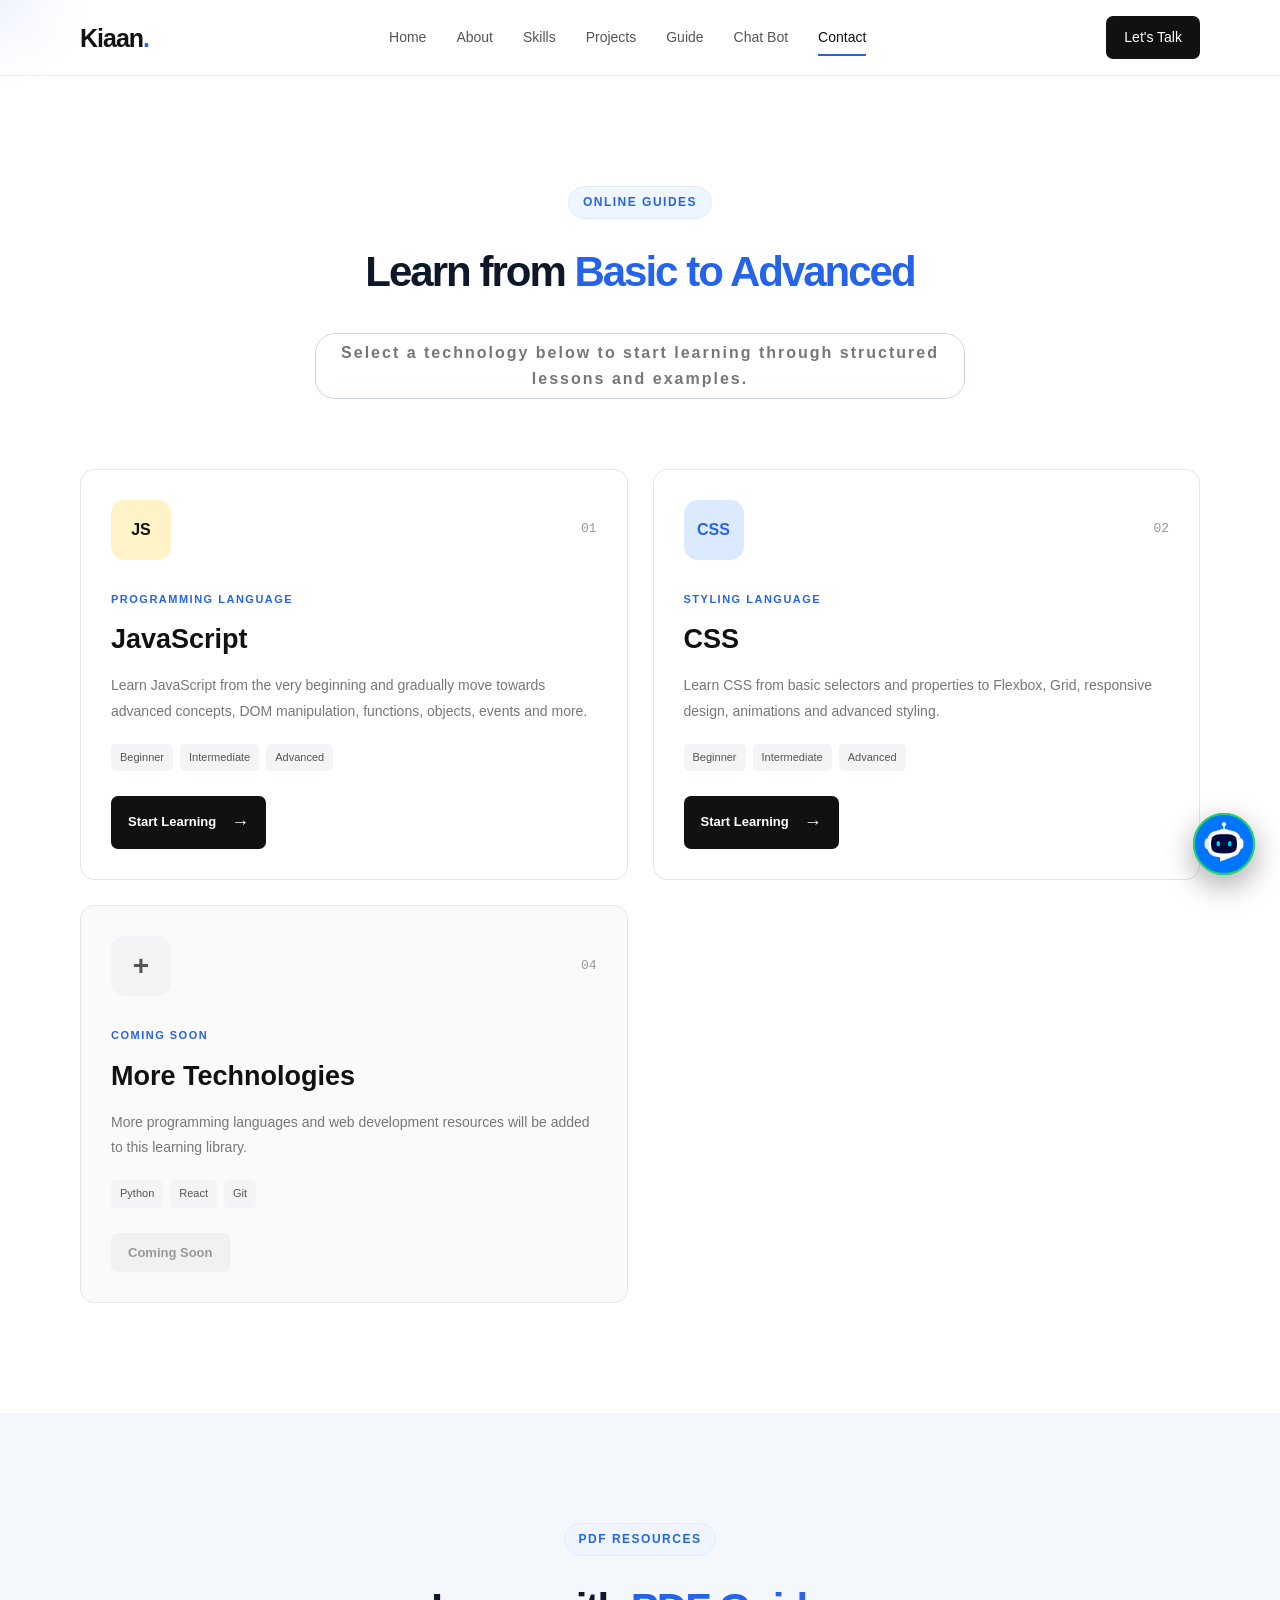
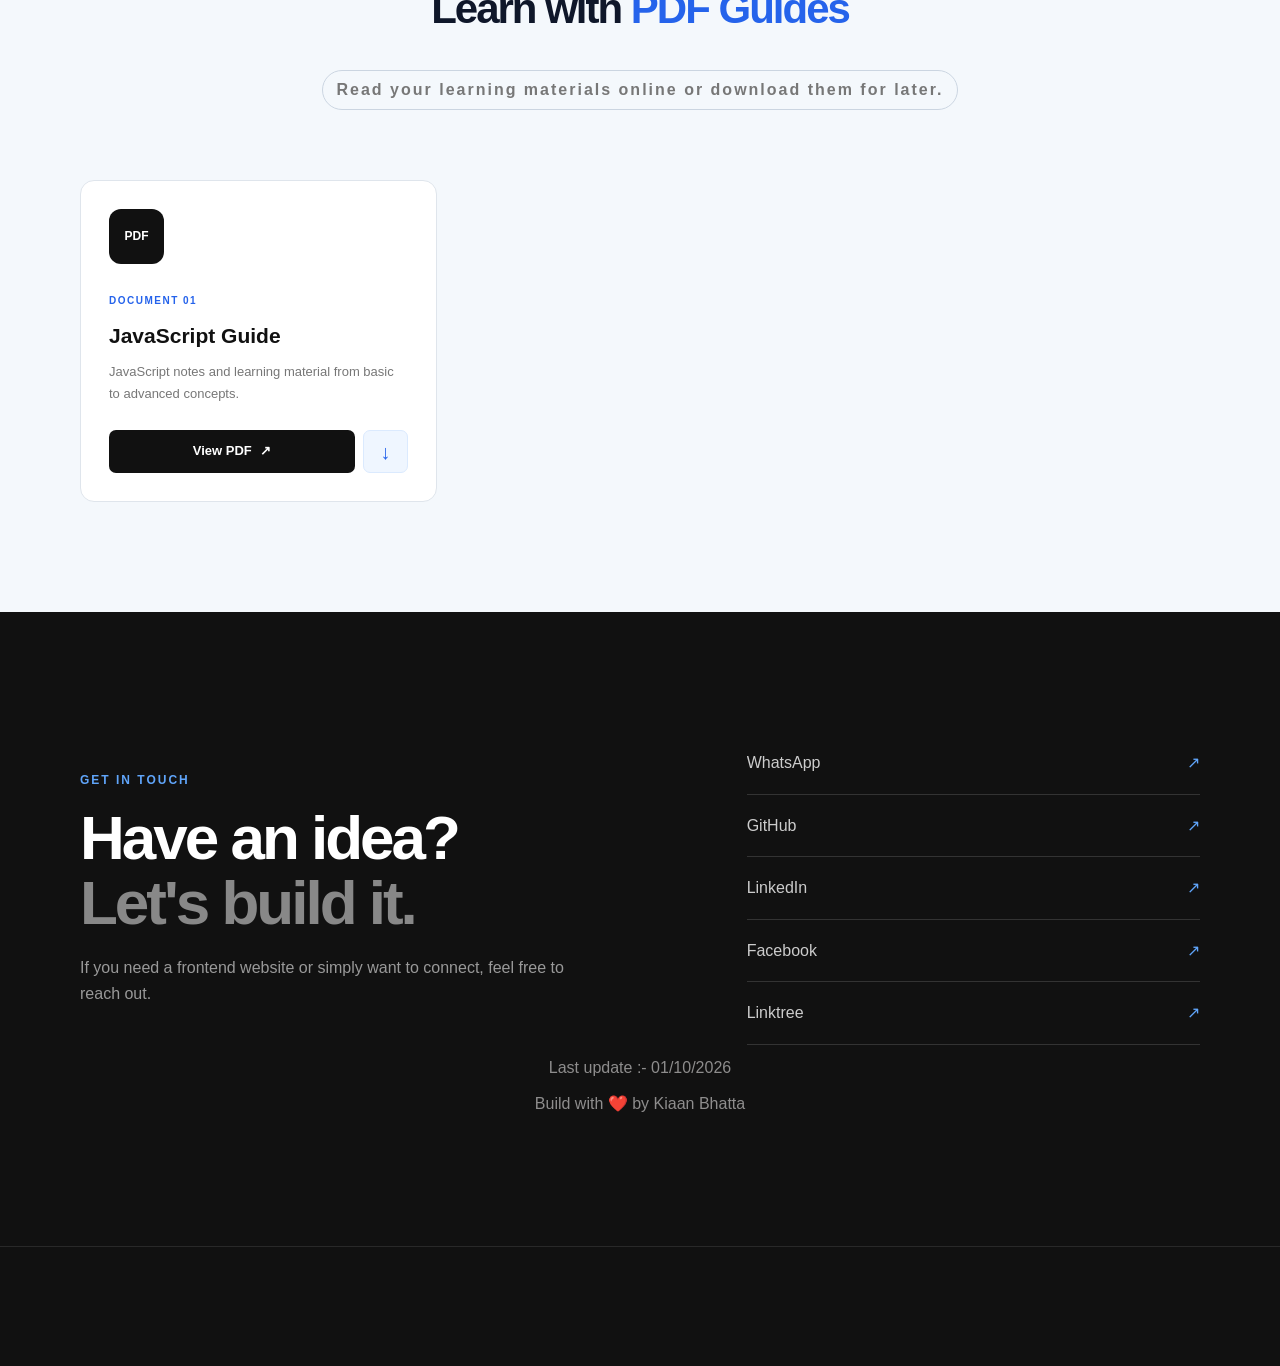
<file: guide/javascript/guide.html>
<!DOCTYPE html>

<html lang="en">

<head>
    <meta charset="UTF-8">
    <meta name="viewport" content="width=device-width, initial-scale=1.0">


    <title>Kiaan Bhatta | Software Engineer & AI/ML Enthusiast</title>

    <meta name="description"
        content="Kiaan Bhatta - Class 9 student, frontend developer and future Software Engineer & AI/ML Engineer.">

    <link rel="stylesheet" href="/style.css">
    <link rel="stylesheet" href="https://cdnjs.cloudflare.com/ajax/libs/font-awesome/6.5.2/css/all.min.css">
    <link rel="icon" type="image/png" href="images/favicon.png">



</head>

<style>
    /* =========================================================
   GUIDE PAGE
   Kiaan Bhatta Portfolio Theme
   White + Black + Blue
========================================================= */


/* ================= HERO ================= */

.guide-hero {

    min-height: calc(100vh - 75px);

    display: flex;
    align-items: center;

    background:
        linear-gradient(#f8fafc 1px, transparent 1px),
        linear-gradient(90deg, #f8fafc 1px, transparent 1px);

    background-size: 40px 40px;

    padding: 100px 0;

}


.guide-hero .container {

    display: grid;

    grid-template-columns: 1.1fr 0.9fr;

    gap: 70px;

    align-items: center;

}


.guide-hero-content {

    animation: guideHeroAppear 0.8s ease forwards;

}


.guide-label {

    display: inline-block;

    color: #2563eb;

    background: #eff6ff;

    border: 1px solid #dbeafe;

    padding: 7px 14px;

    border-radius: 30px;

    font-size: 12px;

    font-weight: 700;

    letter-spacing: 1.5px;

    margin-bottom: 22px;

}


.guide-hero h1 {

    font-size: clamp(50px, 7vw, 80px);

    line-height: 0.98;

    letter-spacing: -4px;

    max-width: 700px;

}


.guide-hero h1 span {

    display: block;

    color: #2563eb;

}


.guide-hero-content > p {

    max-width: 600px;

    color: #666666;

    font-size: 17px;

    margin-top: 28px;

}


.guide-hero-buttons {

    display: flex;

    gap: 12px;

    margin-top: 32px;

}


/* ================= CODE CARD ================= */

.guide-code-card {

    background: #111111;

    color: white;

    border-radius: 14px;

    overflow: hidden;

    box-shadow:
        0 25px 70px rgba(0, 0, 0, 0.15);

    animation:
        guideFloat 5s ease-in-out infinite;

}


.guide-code-header {

    height: 48px;

    display: flex;

    align-items: center;

    padding: 0 18px;

    background: #181818;

    border-bottom: 1px solid #292929;

}


.guide-code-header p {

    margin: 0 auto;

    font-family: Arial, sans-serif;

    font-size: 12px;

    color: #888888;

}


.code-dots {

    display: flex;

    gap: 6px;

}


.code-dots span {

    width: 10px;

    height: 10px;

    border-radius: 50%;

}


.code-dots span:nth-child(1) {
    background: #ff5f57;
}


.code-dots span:nth-child(2) {
    background: #ffbd2e;
}


.code-dots span:nth-child(3) {
    background: #28c840;
}


.guide-code {

    padding: 35px 30px;

    font-family: "Courier New", monospace;

    font-size: 14px;

    line-height: 2.2;

}


.code-indent {

    padding-left: 25px;

}


.code-blue {
    color: #60a5fa;
}


.code-string {
    color: #86efac;
}


.code-cursor {

    color: #60a5fa;

    animation: guideBlink 1s infinite;

}


/* ================= SECTION ================= */

.guide-section {

    background: #ffffff;

}


.guide-heading {

    text-align: center;

}


.guide-heading > p {

    display: inline-block;

    color: #2563eb;

    background: #eff6ff;

    border: 1px solid #dbeafe;

    border-radius: 20px;

    padding: 6px 14px;

    font-size: 12px;

    font-weight: 700;

    letter-spacing: 1.5px;

}


.guide-heading h2 {

    margin-top: 15px;

}


.guide-heading h2 span {

    color: #2563eb;

}


.guide-description p {

    color: #777777;

    font-size: 16px;

    max-width: 650px;

    margin: 18px auto 0;

}


/* ================= GUIDE GRID ================= */

.guide-grid {

    display: grid;

    grid-template-columns:
        repeat(2, 1fr);

    gap: 25px;

}


/* ================= LEARNING CARD ================= */

.learning-card {

    background: #ffffff;

    border: 1px solid #e5e5e5;

    border-radius: 14px;

    padding: 30px;

    transition:
        0.35s ease;

    position: relative;

    overflow: hidden;

}


.learning-card::before {

    content: "";

    position: absolute;

    top: 0;

    left: 0;

    width: 100%;

    height: 3px;

    background: #2563eb;

    transform: scaleX(0);

    transform-origin: left;

    transition: 0.35s ease;

}


.learning-card:hover {

    transform: translateY(-8px);

    border-color: #bfdbfe;

    box-shadow:
        0 20px 50px rgba(0, 0, 0, 0.08);

}


.learning-card:hover::before {

    transform: scaleX(1);

}


/* ================= CARD TOP ================= */

.learning-card-top {

    display: flex;

    justify-content: space-between;

    align-items: center;

    margin-bottom: 25px;

}


.language-icon {

    width: 60px;

    height: 60px;

    border-radius: 14px;

    display: flex;

    align-items: center;

    justify-content: center;

    font-weight: 800;

    font-size: 16px;

}


/* JavaScript */

.javascript-icon {

    background: #fef3c7;

    color: #111111;

}


/* CSS */

.css-icon {

    background: #dbeafe;

    color: #2563eb;

}


/* HTML */

.html-icon {

    background: #fee2e2;

    color: #dc2626;

}


/* More */

.more-icon {

    background: #f3f4f6;

    color: #555555;

    font-size: 28px;

}


.card-number {

    font-family: monospace;

    color: #999999;

    font-size: 13px;

}


/* ================= CARD CONTENT ================= */

.learning-category {

    color: #2563eb;

    font-size: 11px;

    font-weight: 700;

    letter-spacing: 1.5px;

}


.learning-content h3 {

    font-size: 27px;

    margin:
        8px 0 12px;

}


.learning-content > p {

    color: #777777;

    font-size: 14px;

    line-height: 1.8;

}


/* ================= TAGS ================= */

.learning-tags {

    display: flex;

    flex-wrap: wrap;

    gap: 7px;

    margin:
        20px 0 25px;

}


.learning-tags span {

    padding: 5px 9px;

    border-radius: 5px;

    background: #f3f4f6;

    color: #555555;

    font-size: 11px;

}


/* ================= BUTTON ================= */

.learning-button {

    display: inline-flex;

    align-items: center;

    justify-content: space-between;

    gap: 15px;

    background: #111111;

    color: #ffffff;

    padding: 12px 17px;

    border-radius: 7px;

    font-size: 13px;

    font-weight: 600;

    transition: 0.25s ease;

}


.learning-button:hover {

    background: #2563eb;

    transform: translateY(-2px);

}


.learning-button span {

    font-size: 18px;

}


.disabled-button {

    border: none;

    cursor: default;

    background: #f1f1f1;

    color: #999999;

}


.disabled-button:hover {

    background: #f1f1f1;

    color: #999999;

    transform: none;

}


/* ================= COMING SOON ================= */

.coming-soon-card {

    background: #fafafa;

}


/* ================= PDF SECTION ================= */

.pdf-section {

    background: #f4f8fc;

}


/* ================= PDF GRID ================= */

.pdf-grid {

    display: grid;

    grid-template-columns:
        repeat(3, 1fr);

    gap: 25px;

}


/* ================= PDF CARD ================= */

.pdf-card {

    background: #ffffff;

    border: 1px solid #dfe5ec;

    border-radius: 14px;

    padding: 28px;

    transition: 0.3s ease;

}


.pdf-card:hover {

    transform: translateY(-7px);

    border-color: #2563eb;

    box-shadow:
        0 15px 40px rgba(0, 0, 0, 0.07);

}


.pdf-icon {

    width: 55px;

    height: 55px;

    border-radius: 12px;

    background: #111111;

    color: #ffffff;

    display: flex;

    align-items: center;

    justify-content: center;

    font-size: 12px;

    font-weight: 800;

    margin-bottom: 22px;

}


.pdf-info > span {

    color: #2563eb;

    font-size: 10px;

    font-weight: 700;

    letter-spacing: 1.5px;

}


.pdf-info h3 {

    font-size: 21px;

    margin: 8px 0;

}


.pdf-info p {

    color: #777777;

    font-size: 13px;

    line-height: 1.7;

    margin-bottom: 25px;

}


/* ================= PDF BUTTONS ================= */

.pdf-buttons {

    display: flex;

    gap: 8px;

}


.pdf-view-button {

    flex: 1;

    background: #111111;

    color: #ffffff;

    padding: 11px 15px;

    border-radius: 7px;

    font-size: 13px;

    font-weight: 600;

    display: flex;

    align-items: center;

    justify-content: center;

    gap: 8px;

    transition: 0.25s ease;

}


.pdf-view-button:hover {

    background: #2563eb;

}


.pdf-download-button {

    width: 45px;

    background: #eff6ff;

    color: #2563eb;

    border: 1px solid #dbeafe;

    border-radius: 7px;

    display: flex;

    align-items: center;

    justify-content: center;

    font-size: 20px;

    transition: 0.25s ease;

}


.pdf-download-button:hover {

    background: #2563eb;

    color: #ffffff;

}


/* ================= CTA ================= */

.guide-cta {

    padding: 120px 0;

    background: #111111;

    color: #ffffff;

    text-align: center;

}


.guide-cta-content > p:first-child {

    color: #60a5fa;

    font-size: 12px;

    font-weight: 700;

    letter-spacing: 2px;

}


.guide-cta h2 {

    font-size: clamp(40px, 5vw, 62px);

    line-height: 1.05;

    letter-spacing: -3px;

    margin: 15px 0;

}


.guide-cta h2 span {

    color: #60a5fa;

}


.cta-description {

    color: #999999;

    max-width: 500px;

    margin: 0 auto 30px;

    font-size: 15px;

}


/* ================= FOOTER ================= */

footer strong span {

    color: #2563eb;

}


/* ================= ANIMATIONS ================= */

@keyframes guideHeroAppear {

    from {

        opacity: 0;

        transform: translateY(25px);

    }

    to {

        opacity: 1;

        transform: translateY(0);

    }

}


@keyframes guideFloat {

    0%,
    100% {

        transform: translateY(0);

    }

    50% {

        transform: translateY(-12px);

    }

}


@keyframes guideBlink {

    50% {

        opacity: 0;

    }

}


/* =========================================================
   RESPONSIVE
========================================================= */

@media (max-width: 900px) {

    .guide-hero .container {

        grid-template-columns: 1fr;

        gap: 50px;

    }


    .guide-code-card {

        max-width: 650px;

        width: 100%;

        margin: auto;

    }


    .guide-grid {

        grid-template-columns: 1fr;

    }


    .pdf-grid {

        grid-template-columns:
            1fr 1fr;

    }

}


@media (max-width: 600px) {

    .guide-hero {

        min-height: auto;

        padding:
            80px 0;

    }


    .guide-hero h1 {

        font-size: 48px;

        letter-spacing: -3px;

    }


    .guide-hero-content > p {

        font-size: 15px;

    }


    .guide-hero-buttons {

        flex-direction: column;

    }


    .guide-hero-buttons a {

        text-align: center;

    }


    .guide-code {

        padding: 25px 18px;

        font-size: 11px;

        overflow-x: auto;

    }


    .learning-card {

        padding: 25px;

    }


    .pdf-grid {

        grid-template-columns: 1fr;

    }


    .guide-cta {

        padding: 80px 0;

    }


    .guide-cta h2 {

        letter-spacing: -2px;

    }

}
</style>

<body>

    <!-- FLOATING AI -->
    <a href="/chatbot/chatbot.html" class="ai-float"  aria-label="Chat with AI Agent of Kiaan">
        <span class="ai-pulse"></span>

        <img src="/images/ai.png" style="border-radius: 50%;" alt="">
    </a>



    <!-- ================= NAVBAR ================= -->

    <header class="navbar">
        <div class="container nav-container">

            <a href="#home" class="logo">
                Kiaan<span>.</span>
            </a>

            <nav>
                <a href="/index.html">Home</a>
                <a href="#about">About</a>
                <a href="#skills">Skills</a>
                <a href="/project.html">Projects</a>
                <a href="#services">Guide</a>
                <a href="chatbot/chatbot.html">Chat Bot</a>
                <a href="#contact">Contact</a>
            </nav>

            <a href="#contact" class="nav-button">
                Let's Talk
            </a>

        </div>
    </header>


    </header>


    <main>

                <!-- ================= WEB GUIDES ================= -->

        <section class="section guide-section"
                 id="web-guides">

            <div class="container">

                <div class="section-heading guide-heading">

                    <p>
                        ONLINE GUIDES
                    </p>

                    <h2>
                        Learn from
                        <span>Basic to Advanced</span>
                    </h2>

                    <div class="guide-description">
                        <p>
                            Select a technology below to start learning
                            through structured lessons and examples.
                        </p>
                    </div>

                </div>


                <div class="guide-grid">


                    <!-- ================= JAVASCRIPT ================= -->

                    <div class="learning-card">

                        <div class="learning-card-top">

                            <div class="language-icon javascript-icon">
                                JS
                            </div>

                            <span class="card-number">
                                01
                            </span>

                        </div>


                        <div class="learning-content">

                            <span class="learning-category">
                                PROGRAMMING LANGUAGE
                            </span>

                            <h3>
                                JavaScript
                            </h3>

                            <p>
                                Learn JavaScript from the very beginning
                                and gradually move towards advanced
                                concepts, DOM manipulation, functions,
                                objects, events and more.
                            </p>


                            <div class="learning-tags">

                                <span>Beginner</span>

                                <span>Intermediate</span>

                                <span>Advanced</span>

                            </div>


                            <!-- CHANGE THIS LINK -->

                            <a href="javascript.html"
                               class="learning-button">

                                Start Learning

                                <span>→</span>

                            </a>

                        </div>

                    </div>



                    <!-- ================= CSS ================= -->

                    <div class="learning-card">

                        <div class="learning-card-top">

                            <div class="language-icon css-icon">
                                CSS
                            </div>

                            <span class="card-number">
                                02
                            </span>

                        </div>


                        <div class="learning-content">

                            <span class="learning-category">
                                STYLING LANGUAGE
                            </span>

                            <h3>
                                CSS
                            </h3>

                            <p>
                                Learn CSS from basic selectors and
                                properties to Flexbox, Grid, responsive
                                design, animations and advanced styling.
                            </p>


                            <div class="learning-tags">

                                <span>Beginner</span>

                                <span>Intermediate</span>

                                <span>Advanced</span>

                            </div>


                            <!-- CHANGE THIS LINK -->

                            <a href="css.html"
                               class="learning-button">

                                Start Learning

                                <span>→</span>

                            </a>

                        </div>

                    </div>



                    <!-- ================= HTML ================= -->

                    



                    <!-- ================= MORE ================= -->

                    <div class="learning-card coming-soon-card">

                        <div class="learning-card-top">

                            <div class="language-icon more-icon">
                                +
                            </div>

                            <span class="card-number">
                                04
                            </span>

                        </div>


                        <div class="learning-content">

                            <span class="learning-category">
                                COMING SOON
                            </span>

                            <h3>
                                More Technologies
                            </h3>

                            <p>
                                More programming languages and web
                                development resources will be added
                                to this learning library.
                            </p>


                            <div class="learning-tags">

                                <span>Python</span>

                                <span>React</span>

                                <span>Git</span>

                            </div>


                            <button class="learning-button disabled-button">
                                Coming Soon
                            </button>

                        </div>

                    </div>

                </div>

            </div>

        </section>



        <!-- ================= PDF SECTION ================= -->

        <section class="section pdf-section"
                 id="pdf-guides">

            <div class="container">

                <div class="section-heading guide-heading">

                    <p>
                        PDF RESOURCES
                    </p>

                    <h2>
                        Learn with
                        <span>PDF Guides</span>
                    </h2>

                    <div class="guide-description">
                        <p>
                            Read your learning materials online or
                            download them for later.
                        </p>
                    </div>

                </div>


                <div class="pdf-grid">


                    <!-- JAVASCRIPT PDF -->

                    <div class="pdf-card">

                        <div class="pdf-icon">
                            PDF
                        </div>

                        <div class="pdf-info">

                            <span>
                                DOCUMENT 01
                            </span>

                            <h3>
                                JavaScript Guide
                            </h3>

                            <p>
                                JavaScript notes and learning material
                                from basic to advanced concepts.
                            </p>

                        </div>


                        <!-- CHANGE PDF NAME -->

                        <div class="pdf-buttons">

                            <a href="/files/javascript.pdf"
                               target="_blank"
                               class="pdf-view-button">

                                View PDF
                                <span>↗</span>

                            </a>

                            <a href="/files/javascript.pdf"
                               download
                               class="pdf-download-button">

                                ↓

                            </a>

                        </div>

                    

                </div>

            </div>

        </section>



       

                    

                    





        <!-- ================= CONTACT ================= -->

        <section id="contact" class="contact-section">

            <div class="container contact-container">

                <div class="contact-heading">

                    <p>GET IN TOUCH</p>

                    <h2>
                        Have an idea?
                        <span>Let's build it.</span>
                    </h2>

                    <p class="contact-description">
                        If you need a frontend website or simply want
                        to connect, feel free to reach out.
                    </p>

                </div>


                <div class="contact-links">

                    <a href="https://wa.me/9779745584725" target="_blank" class="contact-link">
                        <span>WhatsApp</span>
                        <span>↗</span>
                    </a>

                    <a href="https://github.com/kiaanbhatta" target="_blank" class="contact-link">
                        <span>GitHub</span>
                        <span>↗</span>
                    </a>

                    <a href="https://www.linkedin.com/in/kiaan-bhatta-737a4a412/" target="_blank" class="contact-link">
                        <span>LinkedIn</span>
                        <span>↗</span>
                    </a>

                    <a href="https://www.facebook.com/kiaanbhatta2" target="_blank" class="contact-link">
                        <span>Facebook</span>
                        <span>↗</span>
                    </a>

                    <a href="https://linktr.ee/kiaanbhatta" target="_blank" class="contact-link">
                        <span>Linktree</span>
                        <span>↗</span>
                    </a>

                </div>

            </div>

            <p class="last-update">Last update :- 01/10/2026</p>
        <p class="last-update">Build with ❤️ by Kiaan Bhatta</p>

        </section>

    </main>


    <!-- ================= FOOTER ================= -->

    <footer>

        <div class="container footer-container">

            <div>
                <a href="#home" class="logo">
                    Kiaan<span>.</span>
                </a>

                <p>
                    Learning today. Building tomorrow.
                </p>
            </div>

            <div class="footer-right">
                <p>© 2026 Kiaan Bhatta</p>
                <p>Build with ❤️ by Kiaan Bhatta</p>

            </div>

        </div>

    </footer>

    <script src="/script.js"></script>

    <script>
        "use strict";

/* =========================================
   GUIDE PAGE JAVASCRIPT
========================================= */


/* Smooth card animation */

const cards = document.querySelectorAll(
    ".learning-card, .pdf-card"
);


const observer = new IntersectionObserver(
    (entries) => {

        entries.forEach((entry) => {

            if (entry.isIntersecting) {

                entry.target.style.opacity = "1";

                entry.target.style.transform =
                    "translateY(0)";

                observer.unobserve(entry.target);

            }

        });

    },
    {
        threshold: 0.12
    }
);


cards.forEach((card) => {

    card.style.opacity = "0";

    card.style.transform =
        "translateY(25px)";

    card.style.transition =
        "opacity 0.6s ease, transform 0.6s ease";

    observer.observe(card);

});
    </script>

</body>

</html>
</file>
<file: style.css>
* {
    margin: 0;
    padding: 0;
    box-sizing: border-box;
}


html {
    scroll-behavior: smooth;
}

body {
    font-family: Arial, Helvetica, sans-serif;
    background: #ffffff;
    color: #111111;
    line-height: 1.6;
}

a {
    text-decoration: none;
    color: inherit;
}

.container {
    width: min(1120px, 90%);
    margin: auto;
}

/* ---------- NAVBAR ---------- */

.navbar {
    position: sticky;
    top: 0;
    z-index: 1000;

    background: rgba(255, 255, 255, 0.94);
    border-bottom: 1px solid #eeeeee;

    backdrop-filter: blur(10px);

}

.nav-container {
    height: 75px;

    display: flex;
    align-items: center;
    justify-content: space-between;

}

.logo {
    font-size: 25px;
    font-weight: 800;
    letter-spacing: -1px;
}

.logo span {
    color: #2563eb;
}

nav {
    display: flex;
    gap: 30px;
}

nav a {
    color: #555555;
    font-size: 14px;
    transition: 0.25s ease;
}

nav a:hover {
    color: #111111;
}

.nav-button {
    background: #111111;
    color: #ffffff;

    padding: 10px 18px;
    border-radius: 7px;

    font-size: 14px;

    transition: 0.25s ease;

}

.nav-button:hover {
    background: #2563eb;
    transform: translateY(-2px);
}



/* ---------- HERO ---------- */

.hero {
    min-height: calc(100vh - 75px);

    display: flex;
    align-items: center;

    background:
        linear-gradient(#f8fafc 1px, transparent 1px),
        linear-gradient(90deg, #f8fafc 1px, transparent 1px);

    background-size: 40px 40px;


}

.hero-container {
    display: grid;
    grid-template-columns: 1.1fr 0.9fr;
    gap: 70px;

    /* */
    align-items: center;
    /* */

}

.hero-content {
    animation: heroAppear 0.8s ease forwards;
}

.small-heading {
    display: inline-block;

    /* */
    color: #2563eb;
    background: #eff6ff;

    padding: 7px 12px;
    border-radius: 30px;

    font-size: 13px;
    font-weight: 600;

    margin-bottom: 20px;
    /* */

}

.hero h1 {
    font-size: clamp(42px, 6vw, 70px);
    line-height: 1.05;

    /* */
    letter-spacing: -3px;

    max-width: 700px;
    /* */

}

.hero h1 span {
    display: block;
    color: oklch(45% .02 240);

}

.hero-description {
    max-width: 600px;

    /* */
    color: #666666;
    font-size: 17px;

    margin-top: 25px;
    /* */

}

.hero-buttons {
    display: flex;
    gap: 12px;

    /* */
    margin-top: 32px;
    /* */

}

.primary-button,
.secondary-button {
    padding: 13px 20px;
    border-radius: 7px;

    /* */
    font-size: 14px;
    font-weight: 600;

    transition: 0.25s ease;
    /* */

}

.primary-button {
    background: #111111;
    color: #ffffff;
}

.primary-button:hover {
    background: #2563eb;
    transform: translateY(-3px);
}

.secondary-button {
    border: 1px solid #dddddd;
    background: #ffffff;
}

.secondary-button:hover {
    border-color: #111111;
    transform: translateY(-3px);
}

.availability {
    display: flex;
    align-items: center;
    gap: 9px;

    /* */
    margin-top: 25px;

    color: #777777;
    font-size: 13px;
    /* */

}

.availability span {
    width: 8px;
    height: 8px;

    /* */
    background: #22c55e;
    border-radius: 50%;

    box-shadow: 0 0 0 5px #dcfce7;
    /* */

}

/* ---------- HERO CODE CARD ---------- */

.hero-card {
    animation: float 5s ease-in-out infinite;
}

.code-window {
    background: #111111;
    color: #ffffff;

    /* */
    border-radius: 13px;

    overflow: hidden;

    box-shadow: 0 25px 70px rgba(0, 0, 0, 0.15);
    /* */

}

.window-top {
    height: 48px;

    /* */
    display: flex;
    align-items: center;

    padding: 0 18px;

    background: #181818;
    border-bottom: 1px solid #292929;
    /* */

}

.window-top p {
    margin: 0 auto;

    /* */
    font-size: 12px;
    color: #888888;
    /* */

}

.dots {
    display: flex;
    gap: 6px;
}

.dots span {
    width: 10px;
    height: 10px;

    /* */
    /* background: #555555; */
    border-radius: 50%;
    /* */

}

.dot-1 {
    background-color: red;
}

.dot-2 {
    background-color: yellow;
}

.dot-3 {
    background-color: green;
}



.code-content {
    padding: 35px 30px;

    /* */
    font-family: "Courier New", monospace;
    font-size: 14px;

    line-height: 2.2;
    /* */

}

.tag {
    color: #60a5fa;
}

.indent {
    padding-left: 20px;
}

.cursor {
    color: #60a5fa;
    animation: blink 1s infinite;
}

/* ---------- ANIMATIONS ---------- */

@keyframes blink {
    50% {
        opacity: 0;
    }
}

@keyframes float {

    0%,
    100% {
        transform: translateY(0);
    }

    /* */
    50% {
        transform: translateY(-20px);
    }

    /* */

}

@keyframes heroAppear {
    from {
        opacity: 0;
        transform: translateY(20px);
    }

    /* */
    to {
        opacity: 1;
        transform: translateY(0);
    }

    /* */

}

/* ---------- GENERAL SECTIONS ---------- */

.section {
    padding: 110px 0;
}

.section-heading {
    margin-bottom: 55px;
}

.section-heading p {
    color: #2563eb;

    /* */
    font-size: 12px;
    font-weight: 700;

    letter-spacing: 2px;

    margin-bottom: 10px;
    /* */

}

.section-heading h2 {
    font-size: clamp(32px, 4vw, 48px);

    /* */
    line-height: 1.1;

    letter-spacing: -2px;
    /* */

}

.section-heading h2 span {
    color: #777777;
}

/* ---------- ABOUT ---------- */

/* ABOUT PHOTO */

.about-content {
    margin-top: 50px;
}

.about-photo {
    width: 230px;
    height: 280px;
    margin: 0 auto 45px;
    overflow: hidden;
    border-radius: 20px;
    border: 5px solid #ffffff;
    box-shadow: 0 15px 40px rgba(0, 0, 0, 0.12);
}

.about-photo img {
    width: 100%;
    height: 100%;
    object-fit: cover;
    object-position: center top;
    display: block;
}


/* .about-grid { */
/* display: grid; */

/* */
/* grid-template-columns: 1.3fr 0.7fr; */

/* gap: 80px; */
/* */

/* } */

.about-text {
    /* max-width: 1200px; */
    text-align: center;
}

.about-text p {
    color: #666666;

    font-size: 17px;

    margin-bottom: 10px;

}

.about-text strong {
    color: #111111;
}

.about-info {
    display: grid;

    grid-template-columns: 1fr 1fr 1fr 1fr;

    gap: 12px;



}

.info-box {
    border: 1px solid #e7e7e7;

    border-radius: 10px;

    padding: 25px;

    display: flex;
    flex-direction: column;

    justify-content: center;

    transition: 0.5s ease;
    background-color: oklch(99% .005 240);
    text-align: center;

}

.info-box:hover {
    border-color: #2563eb;

    transform: scale(1.2);
    box-shadow: 0 15px 40px rgba(0, 0, 0, 0.06);
    /* */

}



.info-box strong {
    font-size: 30px;
}

.info-box span {
    color: #888888;

    /* */
    font-size: 13px;
    font-weight: bolder;
    /* */

}

/* ------------------SKILLS------------------- */




.skills-section {
    background: #f4f8fc;
    padding: 80px 20px;
}

/* Heading */

.section-heading {
    text-align: center;
    margin-bottom: 70px;
}

.section-heading p {
    display: inline-block;
    padding: 6px 14px;
    border: 1px solid #cbd5e1;
    border-radius: 20px;
    font-size: 14px;
    margin-bottom: 15px;
}

.section-heading h2 {
    font-size: 42px;
    margin: 10px 0 20px;
    color: #0f172a;
}

.section-heading h2 span {
    color: #2563eb;
}

.skills-description {
    color: #475569;
    font-size: 18px;
    max-width: 700px;
    margin: auto;
    line-height: 1.6;
}


/* Skills Grid */

.skills-grid {
    display: grid;
    grid-template-columns: repeat(3, 1fr);
    gap: 40px;
}


/* Card */

.skill-card {
    background: #f8fbff;
    border: 1px solid #cbd5e1;
    border-radius: 18px;
    padding: 35px 30px;
    transition: 0.3s ease;
}

.skill-card:hover {
    transform: translateY(-6px);
    box-shadow: 0 15px 35px rgba(0, 0, 0, 0.08);
}

.skill-card h3 {
    font-size: 25px;
    color: #17202a;
    margin-bottom: 45px;
}


/* Individual Skill */

.skill {
    margin-bottom: 30px;
}

.skill-info {
    display: flex;
    justify-content: space-between;
    align-items: center;
    margin-bottom: 12px;
    font-size: 17px;
    color: #1e293b;
}

.skill-info span:last-child {
    color: #64748b;
}


/* Progress Bar */

.progress {
    width: 100%;
    height: 10px;
    background: #cbd9eb;
    border-radius: 20px;
    overflow: hidden;
}

.progress-bar {
    height: 100%;
    background: #2458a8;
    border-radius: 20px;
}


/* Responsive */

@media (max-width: 900px) {
    .skills-grid {
        grid-template-columns: 1fr;
    }

    .section-heading h2 {
        font-size: 34px;
    }
}

@media (max-width: 500px) {
    .skills-section {
        padding: 60px 15px;
    }

    .skill-card {
        padding: 25px 20px;
    }

    .section-heading h2 {
        font-size: 30px;
    }

    .skills-description {
        font-size: 15px;
    }
}



/* ---------- PROJECTS ---------- */

.projects-grid {
    display: grid;

    grid-template-columns: 1fr 1fr;
    grid-template-rows: 1fr 1fr;

    gap: 25px;

}





.project-card {
    border: 1px solid #e5e5e5;

    /* */
    border-radius: 12px;

    overflow: hidden;

    transition: 0.35s ease;
    /* */

}

.project-card:hover {
    transform: translateY(-8px);

    /* */
    box-shadow: 0 20px 50px rgba(0, 0, 0, 0.08);
    /* */

}

.project-top {
    display: flex;

    /* */
    justify-content: space-between;

    padding: 18px 20px;

    font-size: 11px;

    font-weight: 700;
    /* */

}

.project-label {
    /* color: #888888; */
    color: #6b91e3;

    /* */
    letter-spacing: 1px;
    /* */

}

.project-arrow {
    font-size: 20px;
}


.project-preview {
    width: 100%;
    height: 280px;
    overflow: hidden;
    border-radius: 14px;
    background: #f8fafc;
    border: 1px solid #e5e5e5;
}

.project-preview img {
    width: 100%;
    height: 100%;
    object-fit: cover;
    object-position: top;
    display: block;
    transition: transform 0.5s ease;
}

.project-card:hover .project-preview img {
    transform: scale(1.03);
}




.project-info {
    padding: 28px;
}

.project-info h3 {
    font-size: 22px;

    /* */
    margin-bottom: 10px;
    color: black;
    /* */

}

.project-info p {
    color: #777777;

    /* */
    font-size: 14px;
    /* */

}

.technologies {
    display: flex;

    /* */
    flex-wrap: wrap;

    gap: 7px;

    margin: 20px 0;
    /* */

}

.technologies span,
.service-tags span {
    padding: 5px 9px;

    /* */
    border-radius: 5px;

    background: #f3f4f6;

    color: #555555;

    font-size: 11px;
    /* */

}

.project-link {
    color: #2563eb;

    /* */
    font-size: 14px;

    font-weight: 700;
    /* */

}

.project-link:hover {
    text-decoration: underline;
}

.more-projects {
    text-align: center;

    /* */
    margin-top: 45px;
    /* */

}

.more-projects p {
    color: #888888;

    /* */
    margin-bottom: 10px;
    /* */

}

.more-projects a {
    color: #2563eb;

    /* */
    font-weight: 600;
    /* */

}

.new-box{
    margin: 40px auto;
    display: flex;
    justify-content: center;
    align-items: center;
    
}

.view-more-project{
    background-color: black;
    width: 150px;
    height: 50px;
    border-radius: 20px;
    text-align: center;
    color: white;
}




/* ---------- SERVICES ---------- */

.services-section {
    background: #f8fafc;
}

.service-box {
    display: grid;

    /* */
    grid-template-columns: 80px 1fr 60px;

    gap: 30px;

    align-items: center;

    background: #ffffff;

    border: 1px solid #e5e5e5;

    border-radius: 12px;

    padding: 35px;

    transition: 0.3s ease;
    /* */

}

.service-box:hover {
    transform: translateY(-5px);

    /* */
    box-shadow: 0 20px 50px rgba(0, 0, 0, 0.06);
    /* */

}

.service-number {
    font-family: monospace;

    /* */
    color: #2563eb;

    font-size: 14px;
    /* */

}

.service-content h3 {
    font-size: 25px;

    /* */
    margin-bottom: 8px;
    /* */

}

.service-content p {
    color: #777777;

    /* */
    max-width: 700px;
    /* */

}

.service-tags {
    display: flex;

    /* */
    flex-wrap: wrap;

    gap: 7px;

    margin-top: 18px;
    /* */

}

.service-icon {
    width: 50px;
    height: 50px;

    /* */
    display: flex;

    align-items: center;
    justify-content: center;

    border-radius: 50%;

    background: #111111;

    color: #ffffff;

    font-size: 20px;
    /* */

}

/* ---------- CONTACT ---------- */

.contact-section {
    padding: 120px 0;

    /* */
    background: #111111;

    color: #ffffff;
    /* */

}

.contact-container {
    display: grid;

    /* */
    grid-template-columns: 1fr 0.8fr;

    gap: 100px;

    align-items: center;
    /* */

}

.contact-heading p:first-child {
    color: #60a5fa;

    /* */
    font-size: 12px;

    font-weight: 700;

    letter-spacing: 2px;
    /* */

}

.contact-heading h2 {
    font-size: clamp(40px, 5vw, 62px);

    /* */
    line-height: 1.05;

    letter-spacing: -3px;

    margin: 15px 0 20px;
    /* */

}

.contact-heading h2 span {
    display: block;

    /* */
    color: #888888;
    /* */

}

.contact-description {
    color: #999999;

    /* */
    max-width: 500px;
    /* */

}

.contact-links {
    display: flex;

    /* */
    flex-direction: column;
    /* */

}

.contact-link {
    display: flex;

    /* */
    justify-content: space-between;

    padding: 18px 0;

    border-bottom: 1px solid #333333;

    color: #cccccc;

    transition: 0.25s ease;
    /* */

}

.contact-link:hover {
    color: #ffffff;

    /* */
    padding-left: 8px;
    /* */

}

.contact-link span:last-child {
    color: #60a5fa;
}

/* ---------- FOOTER ---------- */

footer {
    background: #111111;

    /* */
    color: #ffffff;

    border-top: 1px solid #292929;

    padding: 30px 0;
    /* */

}

.footer-container {
    display: flex;

    /* */
    justify-content: space-between;

    align-items: center;
    /* */

}

.footer-container p {
    color: #777777;

    /* */
    font-size: 12px;
    /* */

}

.footer-right {
    text-align: right;
}

/* =========================================
RESPONSIVE DESIGN
========================================= */

/* =========================================
   RESPONSIVE DESIGN
========================================= */

@media (max-width: 900px) {

    .hero-container {
        grid-template-columns: 1fr;
        padding: 80px 0;
    }

    .hero-card {
        max-width: 650px;
        width: 100%;
    }

    .about-grid {
        grid-template-columns: 1fr;
        gap: 40px;
    }

    .skills-grid {
        grid-template-columns: 1fr 1fr;
    }

    .contact-container {
        grid-template-columns: 1fr;
        gap: 50px;
    }
}


/* =========================================
   MOBILE — BOTTOM NAVIGATION
========================================= */


@media (max-width: 600px) {



    /* ---------- Hero ---------- */

    .hero {
        min-height: calc(100vh - 70px);
    }

    .hero h1 {
        letter-spacing: -2px;
    }

    .hero-description {
        font-size: 15px;
    }

    .hero-buttons {
        flex-direction: column;
        align-items: stretch;
    }

    .primary-button,
    .secondary-button {
        text-align: center;
    }


    /* ---------- Sections ---------- */

    .section {
        padding: 80px 0;
    }


    /* ---------- Skills ---------- */

    .skills-grid {
        grid-template-columns: 1fr;
    }


    /* ---------- Projects ---------- */

    .projects-grid {
        grid-template-columns: 1fr;
    }


    /* ---------- About ---------- */

    .about-info {
        grid-template-columns: 1fr 1fr;
    }

    .about-photo {
        width: 190px;
        height: 240px;
    }


    /* ---------- Services ---------- */

    .service-box {
        grid-template-columns: 1fr;
        gap: 15px;
    }

    .service-icon {
        margin-top: 10px;
    }


    /* ---------- Contact ---------- */

    .contact-section {
        padding: 80px 0;
    }


    /* ---------- Footer ---------- */

    .footer-container {
        flex-direction: column;
        align-items: flex-start;
        gap: 20px;
    }

    .footer-right {
        text-align: left;
    }


    /* ---------- Code Window ---------- */

    .code-content {
        padding: 25px 18px;
        font-size: 11px;
        overflow-x: auto;
    }

    .window-top p {
        margin: 0 auto;
    }
}


/* =========================================
   MOBILE
========================================= */

@media (max-width: 600px) {

    /* ---------- TOP NAVBAR ---------- */

    .navbar {
        position: fixed;

        top: 0;
        bottom: auto;
        left: 0;

        width: 100%;
        height: 62px;

        z-index: 9999;

        background: rgba(255, 255, 255, 0.97);

        backdrop-filter: blur(15px);
        -webkit-backdrop-filter: blur(15px);

        border-bottom: 1px solid #e5e5e5;
        border-top: none;

        box-shadow: 0 3px 20px rgba(0, 0, 0, 0.05);
    }

    /* ---------- NAV CONTAINER ---------- */

    .nav-container {
        width: 100%;
        height: 100%;

        padding: 0 20px;

        display: flex;
        align-items: center;
        justify-content: center;
    }

    /* ---------- MOBILE LOGO ---------- */

    .logo {
        display: block;

        font-size: 23px;
        font-weight: 800;

        letter-spacing: -1px;

        color: #111111;
    }

    .logo span {
        color: #2563eb;
    }

    /* ---------- HIDE DESKTOP NAV ---------- */

    nav {
        display: none;
    }

    /* ---------- HIDE LET'S TALK ---------- */

    .nav-button {
        display: none;
    }

    /* ---------- PAGE SPACING ---------- */

    body {
        padding-top: 62px;
        padding-bottom: 0;
    }


    /* ---------- HERO ---------- */

    .hero {
        min-height: calc(100vh - 62px);
    }

    .hero h1 {
        letter-spacing: -2px;
    }

    .hero-description {
        font-size: 15px;
    }

    .hero-buttons {
        flex-direction: column;
        align-items: stretch;
    }

    .primary-button,
    .secondary-button {
        text-align: center;
    }


    /* ---------- SECTIONS ---------- */

    .section {
        padding: 80px 0;
    }


    /* ---------- SKILLS ---------- */

    .skills-grid {
        grid-template-columns: 1fr;
    }


    /* ---------- PROJECTS ---------- */

    .projects-grid {
        grid-template-columns: 1fr;
    }


    /* ---------- ABOUT ---------- */

    .about-info {
        grid-template-columns: 1fr 1fr;
    }

    .about-photo {
        width: 190px;
        height: 240px;
    }


    /* ---------- SERVICES ---------- */

    .service-box {
        grid-template-columns: 1fr;
        gap: 15px;
    }

    .service-icon {
        margin-top: 10px;
    }


    /* ---------- CONTACT ---------- */

    .contact-section {
        padding: 80px 0;
    }


    /* ---------- FOOTER ---------- */

    .footer-container {
        flex-direction: column;
        align-items: flex-start;
        gap: 20px;
    }

    .footer-right {
        text-align: left;
    }


    /* ---------- CODE WINDOW ---------- */

    .code-content {
        padding: 25px 18px;
        font-size: 11px;
        overflow-x: auto;
    }

    .window-top p {
        margin: 0 auto;
    }
}

/* =========================================================
   CINEMATIC MOTION ENHANCEMENTS
   Animation-only layer — existing visual design preserved.
   ========================================================= */

html {
    scroll-padding-top: 85px;
}

body {
    overflow-x: hidden;
}

@media (min-width: 601px) {
    .navbar {
        transition: box-shadow 0.35s ease, background-color 0.35s ease,
            border-color 0.35s ease, transform 0.35s ease;
    }

    .navbar.nav-scrolled {
        background: rgba(255, 255, 255, 0.88);
        border-bottom-color: rgba(229, 229, 229, 0.9);
        box-shadow: 0 10px 35px rgba(0, 0, 0, 0.07);
    }
}

/* Page-load choreography */
.hero-content>* {
    opacity: 0;
    transform: translateY(22px);
    animation: heroItemIn 0.85s cubic-bezier(.22, 1, .36, 1) forwards;
}

.hero-content> :nth-child(1) {
    animation-delay: 0.08s;
}

.hero-content> :nth-child(2) {
    animation-delay: 0.18s;
}

.hero-content> :nth-child(3) {
    animation-delay: 0.30s;
}

.hero-content> :nth-child(4) {
    animation-delay: 0.43s;
}

.hero-content> :nth-child(5) {
    animation-delay: 0.56s;
}

.hero-card {
    opacity: 0;
    animation:
        heroCardIn 1s cubic-bezier(.22, 1, .36, 1) 0.30s forwards,
        float 5s ease-in-out 1.35s infinite;
    transform-origin: center;
}

@keyframes heroItemIn {
    to {
        opacity: 1;
        transform: translateY(0);
    }
}

@keyframes heroCardIn {
    from {
        opacity: 0;
        transform: translate3d(35px, 18px, 0) scale(.97);
    }

    to {
        opacity: 1;
        transform: translate3d(0, 0, 0) scale(1);
    }
}

/* Ambient hero depth without changing the existing background */
.hero {
    position: relative;
    isolation: isolate;
}

.hero::after {
    content: "";
    position: absolute;
    width: 320px;
    height: 320px;
    right: 8%;
    top: 12%;
    border-radius: 50%;
    background: rgba(37, 99, 235, 0.035);
    filter: blur(55px);
    pointer-events: none;
    z-index: -1;
    animation: ambientDrift 9s ease-in-out infinite;
}

@keyframes ambientDrift {

    0%,
    100% {
        transform: translate3d(0, 0, 0) scale(1);
    }

    50% {
        transform: translate3d(-20px, 25px, 0) scale(1.08);
    }
}

/* Scroll reveal states */
.motion-reveal,
.motion-left,
.motion-right,
.motion-scale {
    opacity: 0;
    will-change: opacity, transform;
}

.motion-reveal {
    transform: translate3d(0, 45px, 0) scale(.985);
}

.motion-left {
    transform: translate3d(-55px, 18px, 0);
}

.motion-right {
    transform: translate3d(55px, 18px, 0);
}

.motion-scale {
    transform: translate3d(0, 20px, 0) scale(.94);
}

.motion-reveal.is-visible,
.motion-left.is-visible,
.motion-right.is-visible,
.motion-scale.is-visible {
    opacity: 1;
    transform: translate3d(0, 0, 0) scale(1);
    transition:
        opacity 0.8s cubic-bezier(.22, 1, .36, 1),
        transform 0.9s cubic-bezier(.22, 1, .36, 1);
}

/* Staggered children */
.stagger-item {
    opacity: 0;
    transform: translate3d(0, 28px, 0);
}

.stagger-item.is-visible {
    opacity: 1;
    transform: translate3d(0, 0, 0);
    transition:
        opacity 0.7s cubic-bezier(.22, 1, .36, 1),
        transform 0.75s cubic-bezier(.22, 1, .36, 1);
}

/* Preserve the original layout while making cards feel physical */
.project-card,
.skill-card,
.info-box,
.service-box {
    transform-style: preserve-3d;
    backface-visibility: hidden;
}

.project-card {
    position: relative;
    transition:
        transform 0.45s cubic-bezier(.22, 1, .36, 1),
        box-shadow 0.45s ease,
        border-color 0.35s ease;
}

.project-card::after {
    content: "";
    position: absolute;
    top: 0;
    left: -75%;
    width: 42%;
    height: 100%;
    background: linear-gradient(105deg,
            transparent 0%,
            rgba(255, 255, 255, 0.22) 48%,
            transparent 100%);
    transform: skewX(-18deg);
    pointer-events: none;
    opacity: 0;
    transition: left 0.7s ease, opacity 0.2s ease;
}

.project-card:hover::after {
    left: 135%;
    opacity: 1;
}

.project-card:hover .project-arrow {
    transform: translate3d(4px, -4px, 0) rotate(4deg);
}

.project-arrow {
    transition: transform 0.35s cubic-bezier(.22, 1, .36, 1);
}

.project-preview img {
    transition: transform 0.8s cubic-bezier(.22, 1, .36, 1);
}

.project-card:hover .project-preview img {
    transform: scale(1.055);
}

/* Buttons and links */
.primary-button,
.secondary-button,
.nav-button,
.project-link,
.contact-link,
.more-projects a {
    position: relative;
    overflow: hidden;
}

.primary-button::after,
.secondary-button::after,
.nav-button::after {
    content: "";
    position: absolute;
    inset: 0;
    background: linear-gradient(115deg,
            transparent 25%,
            rgba(255, 255, 255, .22) 50%,
            transparent 75%);
    transform: translateX(-130%);
    transition: transform 0.65s ease;
    pointer-events: none;
}

.primary-button:hover::after,
.secondary-button:hover::after,
.nav-button:hover::after {
    transform: translateX(130%);
}

.primary-button:active,
.secondary-button:active,
.nav-button:active {
    transform: translateY(1px) scale(.985);
}

.project-link,
.contact-link,
.more-projects a {
    transition: color .25s ease, padding-left .3s ease, transform .3s ease;
}

.project-link:hover,
.more-projects a:hover {
    padding-left: 5px;
}

.contact-link:hover {
    transform: translateX(4px);
}

/* Subtle interactive depth */
.skill-card,
.info-box,
.service-box {
    transition:
        transform 0.4s cubic-bezier(.22, 1, .36, 1),
        box-shadow 0.4s ease,
        border-color 0.3s ease;
}

.skill-card:hover {
    transform: translateY(-8px);
}

/* Progress bars animate only after their skill section enters */
.progress-bar {
    transform: scaleX(0);
    transform-origin: left center;
    transition: transform 1.15s cubic-bezier(.22, 1, .36, 1);
}

.progress-bar.progress-animated {
    transform: scaleX(1);
}

/* Active section navigation */
nav a,
.mobile-nav-panel a {
    position: relative;
}

nav a::after,
.mobile-nav-panel a::after {
    content: "";
    position: absolute;
    left: 0;
    right: 0;
    bottom: -7px;
    height: 2px;
    background: #2563eb;
    transform: scaleX(0);
    transform-origin: center;
    transition: transform .3s ease;
}

nav a.active {
    color: #111111;
}

nav a.active::after,
.mobile-nav-panel a.active::after {
    transform: scaleX(1);
}

/* Scroll progress */
.scroll-progress {
    position: fixed;
    top: 0;
    left: 0;
    width: 100%;
    height: 2px;
    z-index: 10001;
    pointer-events: none;
    background: transparent;
}

.scroll-progress-bar {
    width: 0;
    height: 100%;
    background: #2563eb;
    transform-origin: left center;
    box-shadow: 0 0 10px rgba(37, 99, 235, .35);
}

/* Desktop cursor glow */
.cursor-glow {
    position: fixed;
    width: 180px;
    height: 180px;
    left: 0;
    top: 0;
    border-radius: 50%;
    pointer-events: none;
    z-index: 9998;
    opacity: 0;
    background: radial-gradient(circle,
            rgba(37, 99, 235, .075) 0%,
            rgba(37, 99, 235, .025) 38%,
            transparent 70%);
    transform: translate3d(-50%, -50%, 0);
    will-change: transform;
    transition: opacity .3s ease;
}

@media (hover: hover) and (pointer: fine) {
    body.cursor-active .cursor-glow {
        opacity: 1;
    }
}

/* Mobile menu — uses the existing nav links and visual language */
.mobile-menu-toggle {
    display: none;
}

.mobile-nav-panel {
    display: none;
}

@media (max-width: 600px) {
    .mobile-menu-toggle {
        display: flex;
        position: fixed;
        right: 16px;
        top: 13px;
        width: 38px;
        height: 36px;
        align-items: center;
        justify-content: center;
        flex-direction: column;
        gap: 5px;
        border: 0;
        border-radius: 8px;
        background: transparent;
        cursor: pointer;
        z-index: 10001;
    }

    .mobile-menu-toggle span {
        width: 20px;
        height: 2px;
        background: #111111;
        border-radius: 2px;
        transition: transform .3s ease, opacity .25s ease;
    }

    .mobile-menu-toggle.is-open span:nth-child(1) {
        transform: translateY(7px) rotate(45deg);
    }

    .mobile-menu-toggle.is-open span:nth-child(2) {
        opacity: 0;
    }

    .mobile-menu-toggle.is-open span:nth-child(3) {
        transform: translateY(-7px) rotate(-45deg);
    }

    .mobile-nav-panel {
        display: flex;
        position: fixed;
        top: 62px;
        left: 12px;
        right: 12px;
        flex-direction: column;
        padding: 8px;
        background: rgba(255, 255, 255, .97);
        border: 1px solid #e5e5e5;
        border-radius: 12px;
        box-shadow: 0 18px 45px rgba(0, 0, 0, .10);
        backdrop-filter: blur(15px);
        -webkit-backdrop-filter: blur(15px);
        opacity: 0;
        visibility: hidden;
        transform: translateY(-12px) scale(.98);
        transform-origin: top center;
        transition: opacity .3s ease, transform .3s ease, visibility .3s ease;
        z-index: 10000;
    }

    .mobile-nav-panel.is-open {
        opacity: 1;
        visibility: visible;
        transform: translateY(0) scale(1);
    }

    .mobile-nav-panel a {
        position: relative;
        padding: 12px 14px;
        color: #555555;
        font-size: 14px;
        border-radius: 7px;
        transform: translateY(-5px);
        opacity: 0;
        transition: color .25s ease, background .25s ease,
            opacity .25s ease, transform .3s ease;
    }

    .mobile-nav-panel.is-open a {
        opacity: 1;
        transform: translateY(0);
    }

    .mobile-nav-panel.is-open a:nth-child(1) {
        transition-delay: .03s;
    }

    .mobile-nav-panel.is-open a:nth-child(2) {
        transition-delay: .06s;
    }

    .mobile-nav-panel.is-open a:nth-child(3) {
        transition-delay: .09s;
    }

    .mobile-nav-panel.is-open a:nth-child(4) {
        transition-delay: .12s;
    }

    .mobile-nav-panel.is-open a:nth-child(5) {
        transition-delay: .15s;
    }

    .mobile-nav-panel.is-open a:nth-child(6) {
        transition-delay: .18s;
    }

    .mobile-nav-panel a:hover,
    .mobile-nav-panel a.active {
        background: #f8fafc;
        color: #111111;
    }

    .mobile-nav-panel a::after {
        left: 14px;
        right: auto;
        bottom: 7px;
        width: 20px;
    }

    .hero::after {
        width: 220px;
        height: 220px;
        right: -70px;
    }

    .motion-reveal,
    .motion-left,
    .motion-right {
        transform: translate3d(0, 24px, 0);
    }

    .motion-reveal.is-visible,
    .motion-left.is-visible,
    .motion-right.is-visible {
        transform: translate3d(0, 0, 0);
    }

    .project-card:hover {
        transform: translateY(-4px);
    }
}

/* Reduced-motion accessibility */
@media (prefers-reduced-motion: reduce) {
    html {
        scroll-behavior: auto;
    }

    *,
    *::before,
    *::after {
        animation-duration: 0.01ms !important;
        animation-iteration-count: 1 !important;
        transition-duration: 0.01ms !important;
        scroll-behavior: auto !important;
    }

    .motion-reveal,
    .motion-left,
    .motion-right,
    .motion-scale,
    .stagger-item,
    .hero-content>*,
    .hero-card {
        opacity: 1 !important;
        transform: none !important;
    }

    .cursor-glow,
    .scroll-progress {
        display: none !important;
    }

    .progress-bar {
        transform: scaleX(1) !important;
    }
}

/* =========================================================
   FINAL RESPONSIVE + MOBILE MOTION POLISH
   Keeps the existing visual design; improves sizing, spacing,
   navigation, and reveal animation behavior on small screens.
   ========================================================= */

/* Prevent any animated/transformed element from creating sideways overflow. */
html,
body {
    max-width: 100%;
    overflow-x: hidden;
}

img {
    max-width: 100%;
}

/* Tablet / small laptop */
@media (max-width: 900px) {
    .container {
        width: min(92%, 720px);
    }

    .hero-container {
        grid-template-columns: 1fr;
        gap: 55px;
        padding: 75px 0;
    }

    .hero-content {
        width: 100%;
    }

    .hero h1 {
        max-width: 100%;
    }

    .hero-card {
        width: min(100%, 650px);
        margin: 0 auto;
    }

    .about-grid,
    .contact-container {
        grid-template-columns: 1fr;
    }

    .about-grid {
        gap: 45px;
    }

    .skills-grid {
        grid-template-columns: 1fr 1fr;
        gap: 24px;
    }

    .projects-grid {
        grid-template-columns: 1fr 1fr;
        grid-template-rows: auto;
    }

    .project-preview {
        height: 250px;
    }

    .contact-container {
        gap: 55px;
    }
}

/* Phones */
@media (max-width: 600px) {
    html {
        scroll-padding-top: 72px;
    }

    body {
        width: 100%;
        min-width: 0;
        padding-top: 62px;
    }

    .container {
        width: calc(100% - 32px);
        max-width: none;
    }

    .navbar {
        height: 62px;
    }

    .nav-container {
        position: relative;
        width: 100%;
        padding: 0 16px;
    }

    .navbar .logo {
        font-size: 22px;
        line-height: 1;
    }

    /* Keep the hamburger inside the navbar and easy to tap. */
    .mobile-menu-toggle {
        right: 12px;
        top: 10px;
        width: 42px;
        height: 42px;
    }

    .mobile-nav-panel {
        top: 68px;
        left: 12px;
        right: 12px;
        width: auto;
        max-height: calc(100vh - 82px);
        overflow-y: auto;
    }

    .mobile-nav-panel a {
        min-height: 44px;
        display: flex;
        align-items: center;
    }

    .hero {
        min-height: auto;
    }

    .hero-container {
        padding: 70px 0 75px;
        gap: 45px;
    }

    .small-heading {
        margin-bottom: 16px;
        font-size: 12px;
    }

    .hero h1 {
        font-size: clamp(37px, 11vw, 54px);
        line-height: 1.06;
        letter-spacing: -2.2px;
        overflow-wrap: anywhere;
    }

    .hero-description {
        max-width: 100%;
        margin-top: 20px;
        font-size: 15px;
        line-height: 1.7;
    }

    .hero-buttons {
        width: 100%;
        margin-top: 27px;
        gap: 10px;
    }

    .primary-button,
    .secondary-button {
        width: 100%;
        min-height: 48px;
        display: flex;
        align-items: center;
        justify-content: center;
        padding: 12px 16px;
    }

    .availability {
        margin-top: 21px;
    }

    .hero-card {
        width: 100%;
        min-width: 0;
    }

    .code-window {
        width: 100%;
        border-radius: 11px;
    }

    .window-top {
        height: 44px;
        padding: 0 13px;
    }

    .window-top p {
        font-size: 11px;
    }

    .code-content {
        padding: 22px 15px;
        font-size: clamp(9px, 2.7vw, 11px);
        line-height: 2;
        overflow-x: auto;
        overflow-y: hidden;
        -webkit-overflow-scrolling: touch;
    }

    .section {
        padding: 75px 0;
    }

    .section-heading {
        margin-bottom: 45px;
    }

    .section-heading h2 {
        font-size: clamp(30px, 9vw, 40px);
        letter-spacing: -1.6px;
    }

    .section-heading p {
        font-size: 11px;
    }

    .skills-section {
        padding: 70px 0;
    }

    .skills-grid,
    .projects-grid {
        grid-template-columns: 1fr;
        grid-template-rows: none;
        gap: 20px;
    }

    .skill-card {
        padding: 27px 20px;
        border-radius: 15px;
    }

    .skill-card h3 {
        font-size: 21px;
        margin-bottom: 32px;
    }

    .skill {
        margin-bottom: 25px;
    }

    .skill-info {
        font-size: 15px;
    }

    .about-content {
        margin-top: 35px;
    }

    .about-photo {
        width: 175px;
        height: 220px;
        margin-bottom: 38px;
    }

    .about-grid {
        gap: 38px;
    }

    .about-text p {
        font-size: 15px;
        line-height: 1.75;
    }

    .about-info {
        grid-template-columns: 1fr 1fr;
        gap: 10px;
    }

    .info-box {
        min-width: 0;
        padding: 20px 12px;
        text-align: center;
        align-items: center;
    }

    .info-box strong {
        font-size: 26px;
    }

    .info-box span {
        font-size: 11px;
    }

    .project-card {
        width: 100%;
        min-width: 0;
        border-radius: 11px;
    }

    .project-top {
        padding: 15px 16px;
    }

    .project-preview {
        height: clamp(190px, 55vw, 270px);
    }

    .project-info {
        padding: 23px 18px 25px;
    }

    .project-info h3 {
        font-size: 20px;
    }

    .project-info p {
        font-size: 13px;
        line-height: 1.7;
    }

    .technologies {
        margin: 17px 0;
    }

    .more-projects {
        margin-top: 35px;
        padding: 0 10px;
    }

    .service-box {
        grid-template-columns: 1fr;
        gap: 13px;
        padding: 25px 20px;
    }

    .service-content h3 {
        font-size: 21px;
    }

    .service-content p {
        font-size: 14px;
        line-height: 1.7;
    }

    .service-icon {
        margin-top: 5px;
    }

    .contact-section {
        padding: 80px 0;
    }

    .contact-container {
        grid-template-columns: 1fr;
        gap: 42px;
    }

    .contact-heading h2 {
        font-size: clamp(39px, 11vw, 54px);
        letter-spacing: -2.2px;
    }

    .contact-description {
        font-size: 14px;
        line-height: 1.7;
    }

    .contact-link {
        min-height: 52px;
        align-items: center;
    }

    .footer-container {
        width: calc(100% - 32px);
    }

    /* Mobile reveal animations: shorter travel distance so movement is clearly
       visible without making small screens feel slow. */
    .motion-reveal,
    .motion-left,
    .motion-right {
        transform: translate3d(0, 28px, 0);
    }

    .motion-scale {
        transform: translate3d(0, 20px, 0) scale(.97);
    }

    .motion-reveal.is-visible,
    .motion-left.is-visible,
    .motion-right.is-visible,
    .motion-scale.is-visible {
        transform: translate3d(0, 0, 0) scale(1);
    }

    .stagger-item {
        transform: translate3d(0, 22px, 0);
    }

    /* Keep touch devices from relying on hover-only effects. */
    .project-card:hover,
    .skill-card:hover,
    .info-box:hover,
    .service-box:hover {
        transform: none;
    }

    .project-card:active {
        transform: scale(.995);
    }

    /* Do not let the ambient hero decoration overpower the small screen. */
    .hero::after {
        width: 180px;
        height: 180px;
        right: -90px;
        top: 15%;
        filter: blur(45px);
    }
}

/* Very small phones */
@media (max-width: 380px) {
    .container {
        width: calc(100% - 26px);
    }

    .hero-container {
        padding-top: 58px;
    }

    .hero h1 {
        font-size: clamp(34px, 10.8vw, 44px);
    }

    .about-info {
        gap: 8px;
    }

    .info-box {
        padding: 17px 8px;
    }

    .info-box strong {
        font-size: 23px;
    }

    .info-box span {
        font-size: 10px;
    }

    .project-preview {
        height: 185px;
    }

    .code-content {
        font-size: 9px;
    }
}

/* Motion preference always wins over the mobile animation layer. */
@media (prefers-reduced-motion: reduce) {
    .hero::after {
        animation: none !important;
    }
}


/* =========================================
   FLOATING WHATSAPP BUTTON
========================================= */

.ai-float {
    position: fixed;

    right: 25px;
    bottom: 25px;

    width: 62px;
    height: 62px;

    background: #25D366;

    display: flex;
    align-items: center;
    justify-content: center;

    border-radius: 50%;

    z-index: 999;

    box-shadow:
        0 10px 30px rgba(0, 0, 0, .35);

    transition:
        transform .3s ease,
        box-shadow .3s ease;

    animation: whatsappFloat 2.5s ease-in-out infinite;
}


.ai-float:hover {
    transform: scale(1.12);

    box-shadow:
        0 15px 40px rgba(37, 211, 102, .35);
}


/* PULSING RING */

.ai-pulse {
    position: absolute;

    inset: 0;

    border-radius: 50%;

    border: 2px solid #25D366;

    animation: whatsappPulse 1.8s ease-out infinite;
}


@keyframes whatsappPulse {

    0% {
        transform: scale(1);
        opacity: .8;
    }

    70% {
        transform: scale(1.45);
        opacity: 0;
    }

    100% {
        transform: scale(1.45);
        opacity: 0;
    }

}


@keyframes whatsappFloat {

    0%,
    100% {
        transform: translateY(0);
    }

    50% {
        transform: translateY(-6px);
    }

}


/* MOBILE */

@media(max-width:600px) {

    .ai-float {
        width: 55px;
        height: 55px;

        right: 18px;
        bottom: 18px;
    }

    .ai-float svg {
        width: 30px;
        height: 30px;
    }

}


/* =========================================
   LOADER
========================================= */

.loader {
    position: fixed;
    inset: 0;
    background: #050505;
    z-index: 9999;

    display: flex;
    align-items: center;
    justify-content: center;
    flex-direction: column;

    transition: .8s ease;
}

.loader.hide {
    opacity: 0;
    visibility: hidden;
}

.loader-logo {
    font-family: "Bebas Neue";
    font-size: 42px;
    letter-spacing: 3px;
}

.loader-logo span {
    color: #ffffff;
}

.loader-line {
    width: 120px;
    height: 2px;
    background: #00E5FF;
    margin-top: 20px;

    animation: loader 1.2s infinite;
}

@keyframes loader {
    0% {
        transform: scaleX(0);
    }

    50% {
        transform: scaleX(1);
    }

    100% {
        transform: scaleX(0);
    }
}


.typing-text {
    color: oklch(45% .02 240);
    font-family: monospace;
    white-space: nowrap;
    letter-spacing: 2px;

    font-size: 30px;

    font-weight: 100;
}


@media(max-width:600px) {

    .typing-text {
        font-size: 20px;

    }

}


.gradient-name {
    /* font-size: 50px; */
    font-size: clamp(42px, 6vw, 70px);
    font-weight: 700;
    font-family: Arial, sans-serif;

    background: linear-gradient(90deg,
            #e53935,
            #9c4d97,
            #3949ab);

    -webkit-background-clip: text;
    -webkit-text-fill-color: transparent;
    background-clip: text;

}

.name-with-color {
    display: flex;
    gap: 10px;
}

.last-update{
    margin: 10px auto;
    color : #8e8d8d;
    text-align: center;
}

.tech-orbit {
  --stage-size: 460px;
  --outer-radius: 195px;
  --inner-radius: 120px;
  position: relative;
  padding: 90px 24px 110px;
  text-align: center;
  background: radial-gradient(circle at 50% 20%, #f3f6fb, #e7ecf5 70%);
  overflow: hidden;
}

.tech-orbit__intro h2 {
  font-size: clamp(1.5rem, 2.4vw, 2.1rem);
  font-weight: 700;
  color: #16213a;
  margin: 0 0 10px;
  letter-spacing: -0.01em;
}

.tech-orbit__intro p {
  color: #5b6478;
  font-size: 1rem;
  margin: 0 0 60px;
}

.tech-orbit__stage {
  position: relative;
  width: var(--stage-size);
  height: var(--stage-size);
  max-width: 100%;
  margin: 0 auto;
}

.tech-orbit__glow {
  position: absolute;
  top: 50%;
  left: 50%;
  border-radius: 50%;
  transform: translate(-50%, -50%);
  filter: blur(34px);
  pointer-events: none;
}
.tech-orbit__glow--outer {
  width: calc(var(--outer-radius) * 2 + 70px);
  height: calc(var(--outer-radius) * 2 + 70px);
  background: radial-gradient(circle, rgba(168, 131, 255, 0.35), rgba(168, 131, 255, 0) 70%);
}
.tech-orbit__glow--inner {
  width: calc(var(--inner-radius) * 2 + 50px);
  height: calc(var(--inner-radius) * 2 + 50px);
  background: radial-gradient(circle, rgba(120, 190, 255, 0.42), rgba(120, 190, 255, 0) 70%);
}

.tech-orbit__ring {
  position: absolute;
  top: 50%;
  left: 50%;
  border-radius: 50%;
  transform: translate(-50%, -50%);
  border: 1px solid rgba(122, 110, 175, 0.28);
}
.tech-orbit__ring--outer {
  width: calc(var(--outer-radius) * 2);
  height: calc(var(--outer-radius) * 2);
}
.tech-orbit__ring--inner {
  width: calc(var(--inner-radius) * 2);
  height: calc(var(--inner-radius) * 2);
  border-color: rgba(90, 150, 220, 0.32);
}

.tech-orbit__core {
  position: absolute;
  top: 50%;
  left: 50%;
  width: 76px;
  height: 76px;
  transform: translate(-50%, -50%);
  border-radius: 50%;
  background: #16213a;
  display: flex;
  align-items: center;
  justify-content: center;
  box-shadow: 0 16px 34px rgba(22, 33, 58, 0.35);
  z-index: 3;
}
.tech-orbit__core i {
  font-size: 1.4rem;
  background: linear-gradient(135deg, #7c9dff, #b98bff);
  -webkit-background-clip: text;
  background-clip: text;
  color: transparent;
}

.tech-orbit__path-wrap {
  position: absolute;
  top: 50%;
  left: 50%;
  transform: translate(-50%, -50%);
}
.tech-orbit__path-wrap--outer {
  width: calc(var(--outer-radius) * 2);
  height: calc(var(--outer-radius) * 2);
}
.tech-orbit__path-wrap--inner {
  width: calc(var(--inner-radius) * 2);
  height: calc(var(--inner-radius) * 2);
}

.tech-orbit__path {
  position: relative;
  width: 100%;
  height: 100%;
}
.tech-orbit__path--outer { animation: orbit-cw 10s linear infinite; }
.tech-orbit__path--inner { animation: orbit-ccw 12s linear infinite; }

.tech-orbit__item {
  position: absolute;
  top: 50%;
  left: 50%;
  width: 0;
  height: 0;
}
.tech-orbit__path--outer .tech-orbit__item {
  transform: rotate(var(--angle)) translateX(var(--outer-radius)) rotate(calc(-1 * var(--angle)));
}
.tech-orbit__path--inner .tech-orbit__item {
  transform: rotate(var(--angle)) translateX(var(--inner-radius)) rotate(calc(-1 * var(--angle)));
}

.tech-orbit__node {
  position: relative;
  width: 48px;
  height:48px;
  margin: -29px 0 0 -29px;
  border-radius: 50%;
  background: #1c2740;
  display: flex;
  align-items: center;
  justify-content: center;
  box-shadow: 0 10px 24px rgba(20, 25, 50, 0.28), inset 0 0 0 1px rgba(255, 255, 255, 0.06);
  cursor: default;
}
.tech-orbit__path--outer .tech-orbit__node { animation: orbit-ccw 26s linear infinite; }
.tech-orbit__path--inner .tech-orbit__node { animation: orbit-cw 18s linear infinite; }

.tech-orbit__stage:hover .tech-orbit__path,
.tech-orbit__stage:hover .tech-orbit__node {
  animation-play-state: paused;
}

.tech-orbit__node i { font-size: 1.15rem; }
.tech-orbit__node[data-tip="JavaScript"] i   { color: #f7df1e; }
.tech-orbit__node[data-tip="Node.js"] i      { color: #7fba59; }
.tech-orbit__node[data-tip="CSS3"] i         { color: #367eea; }
.tech-orbit__node[data-tip="HTML5"] i        { color: #f15532; }
.tech-orbit__node[data-tip="React"] i        { color: #5fd2ec; }
.tech-orbit__node[data-tip="GitHub"] i       { color: #e5e7eb; }

.tech-orbit__node::after {
  content: attr(data-tip);
  position: absolute;
  bottom: calc(100% + 10px);
  left: 50%;
  transform: translateX(-50%) translateY(4px);
  white-space: nowrap;
  font-size: 0.75rem;
  font-weight: 600;
  color: #16213a;
  background: #ffffff;
  padding: 4px 10px;
  border-radius: 6px;
  box-shadow: 0 6px 16px rgba(20, 25, 50, 0.16);
  opacity: 0;
  pointer-events: none;
  transition: opacity 0.2s ease, transform 0.2s ease;
  z-index: 5;
}
.tech-orbit__node:hover::after {
  opacity: 1;
  transform: translateX(-50%) translateY(0);
}

@keyframes orbit-cw  { from { transform: rotate(0deg);   } to { transform: rotate(360deg);  } }
@keyframes orbit-ccw { from { transform: rotate(0deg);   } to { transform: rotate(-360deg); } }

@media (prefers-reduced-motion: reduce) {
  .tech-orbit__path,
  .tech-orbit__node { animation: none !important; }
}



@media (max-width: 700px) {
  .tech-orbit { --stage-size: 280px; --outer-radius: 120px; --inner-radius: 72px; }
  .tech-orbit__core { width: 52px; height: 52px; }
  .tech-orbit__core i { font-size: 1.05rem; }
  .tech-orbit__node { width: 38px; height: 38px; margin: -19px 0 0 -19px; }
  .tech-orbit__node i { font-size: 0.9rem; }
}
</file>
<file: chatbot/chatbot.css>
* {
    margin: 0;
    padding: 0;
    box-sizing: border-box;
}

:root {
    --text: #111827;
    --muted: #6b7280;
    --border: rgba(17, 24, 39, 0.08);
    --primary: #111827;
    --secondary: #f5f7fa;
    --white: #ffffff;
}



/* =========================
   APP
========================= */

.app {
    margin: 10px auto;
    position: relative;

    width: min(760px, 94vw);
    height: min(800px, 90vh);

    background: rgba(255, 255, 255, 0.88);

    backdrop-filter: blur(25px);
    -webkit-backdrop-filter: blur(25px);

    border: 1px solid rgba(255, 255, 255, 0.8);

    border-radius: 28px;

    box-shadow:
        0 30px 80px rgba(15, 23, 42, 0.12),
        0 5px 20px rgba(15, 23, 42, 0.04);

    overflow: hidden;

    display: flex;
    flex-direction: column;

    animation: appAppear 0.7s ease both;
}

@keyframes appAppear {

    from {
        opacity: 0;
        transform: translateY(25px) scale(0.98);
    }

    to {
        opacity: 1;
        transform: translateY(0) scale(1);
    }
}


/* =========================
   HEADER
========================= */

.header {
    height: 82px;

    padding: 0 25px;

    display: flex;
    align-items: center;
    justify-content: space-between;

    border-bottom: 1px solid var(--border);

    background: rgba(255, 255, 255, 0.75);
}

.brand {
    display: flex;
    align-items: center;
    gap: 13px;
}

.bot-logo {
    position: relative;

    width: 46px;
    height: 46px;

    border-radius: 15px;

    background: #111827;

    color: white;

    display: flex;
    align-items: center;
    justify-content: center;

    font-size: 20px;
    font-weight: 800;

    box-shadow: 0 8px 20px rgba(17, 24, 39, 0.18);

    animation: logoFloat 3s ease-in-out infinite;
}

@keyframes logoFloat {

    0%,
    100% {
        transform: translateY(0);
    }

    50% {
        transform: translateY(-3px);
    }
}

.pulse {
    position: absolute;

    width: 9px;
    height: 9px;

    border-radius: 50%;

    background: #22c55e;

    right: -2px;
    top: -2px;

    border: 2px solid white;

    animation: pulse 2s infinite;
}

@keyframes pulse {

    0% {
        box-shadow: 0 0 0 0 rgba(34, 197, 94, 0.5);
    }

    70% {
        box-shadow: 0 0 0 7px rgba(34, 197, 94, 0);
    }

    100% {
        box-shadow: 0 0 0 0 rgba(34, 197, 94, 0);
    }
}

.header h1 {
    font-size: 17px;
    letter-spacing: -0.3px;
}

.status {
    margin-top: 3px;

    display: flex;
    align-items: center;
    gap: 5px;

    color: var(--muted);

    font-size: 12px;
}

.status span {
    width: 6px;
    height: 6px;

    background: #22c55e;

    border-radius: 50%;
}

.info-button {
    width: 38px;
    height: 38px;

    border: 1px solid var(--border);

    background: white;

    border-radius: 12px;

    cursor: pointer;

    font-size: 17px;

    transition: 0.25s;
}

.info-button:hover {
    transform: rotate(15deg) scale(1.05);
    background: #f8fafc;
}


/* =========================
   CHAT
========================= */

.chat-box {
    flex: 1;

    overflow-y: auto;

    padding: 30px 27px;

    scroll-behavior: smooth;
}

.chat-box::-webkit-scrollbar {
    width: 5px;
}

.chat-box::-webkit-scrollbar-thumb {
    background: #d1d5db;
    border-radius: 20px;
}


/* =========================
   WELCOME
========================= */

.welcome {
    text-align: center;

    max-width: 500px;

    margin: 10px auto 30px;

    animation: welcomeIn 0.8s ease both;
}

@keyframes welcomeIn {

    from {
        opacity: 0;
        transform: translateY(15px);
    }

    to {
        opacity: 1;
        transform: translateY(0);
    }
}

.welcome-icon {
    width: 55px;
    height: 55px;

    margin: auto auto 13px;

    border-radius: 18px;

    background: #f1f5f9;

    display: flex;
    align-items: center;
    justify-content: center;

    font-size: 23px;
}

.welcome h2 {
    font-size: 24px;
    letter-spacing: -0.7px;
}

.welcome p {
    margin-top: 9px;

    color: var(--muted);

    font-size: 14px;
    line-height: 1.6;
}


/* =========================
   MESSAGES
========================= */

.message {
    display: flex;

    gap: 10px;

    margin-bottom: 20px;

    animation: messageIn 0.45s cubic-bezier(.2, .8, .2, 1) both;
}

@keyframes messageIn {

    from {
        opacity: 0;
        transform: translateY(12px) scale(0.98);
    }

    to {
        opacity: 1;
        transform: translateY(0) scale(1);
    }
}

.avatar {
    flex-shrink: 0;

    width: 34px;
    height: 34px;

    border-radius: 11px;

    background: #111827;

    color: white;

    display: flex;
    align-items: center;
    justify-content: center;

    font-size: 13px;
    font-weight: 700;
}

.bubble {
    max-width: 80%;

    padding: 14px 16px;

    border-radius: 6px 18px 18px 18px;

    background: #f3f4f6;

    color: #1f2937;

    line-height: 1.6;

    font-size: 14px;

    box-shadow:
        0 4px 15px rgba(15, 23, 42, 0.035);
}

.bubble p+p {
    margin-top: 8px;
}

.bubble a {
    color: #2563eb;

    font-weight: 600;

    text-decoration: none;

    transition: 0.2s;
}

.bubble a:hover {
    text-decoration: underline;
}

.bubble-top {
    display: flex;
    align-items: center;
    gap: 8px;

    margin-bottom: 7px;

    font-size: 12px;
}

.bubble-top span {
    color: #9ca3af;
    font-weight: normal;
}


/* =========================
   USER MESSAGE
========================= */

.user-message {
    justify-content: flex-end;
}

.user-message .avatar {
    order: 2;

    background: #2563eb;
}

.user-message .bubble {
    order: 1;

    background: #111827;

    color: white;

    border-radius: 18px 6px 18px 18px;
}


/* =========================
   TYPING
========================= */

.typing {
    display: flex;
    gap: 5px;

    padding: 6px 2px;
}

.typing span {
    width: 6px;
    height: 6px;

    background: #9ca3af;

    border-radius: 50%;

    animation: typing 1.2s infinite;
}

.typing span:nth-child(2) {
    animation-delay: 0.15s;
}

.typing span:nth-child(3) {
    animation-delay: 0.3s;
}

@keyframes typing {

    0%,
    60%,
    100% {
        transform: translateY(0);
        opacity: 0.4;
    }

    30% {
        transform: translateY(-5px);
        opacity: 1;
    }
}


/* =========================
   SUGGESTIONS
========================= */

.suggestions {
    display: flex;

    gap: 8px;

    padding: 10px 20px;

    overflow-x: auto;

    scrollbar-width: none;
}

.suggestions::-webkit-scrollbar {
    display: none;
}

.suggestions button {
    flex-shrink: 0;

    border: 1px solid var(--border);

    background: rgba(255, 255, 255, 0.8);

    color: #374151;

    padding: 9px 13px;

    border-radius: 30px;

    font-size: 12px;

    cursor: pointer;

    transition:
        transform 0.2s,
        background 0.2s,
        color 0.2s;
}

.suggestions button:hover {
    background: #111827;
    color: white;

    transform: translateY(-2px);
}


/* =========================
   INPUT
========================= */

.input-area {
    display: flex;

    gap: 10px;

    padding: 15px 20px;

    border-top: 1px solid var(--border);

    background: rgba(255, 255, 255, 0.8);
}

.input-area input {
    flex: 1;

    height: 48px;

    border: 1px solid #e5e7eb;

    background: #f9fafb;

    outline: none;

    padding: 0 16px;

    border-radius: 15px;

    font-size: 14px;

    transition: 0.25s;
}

.input-area input:focus {
    border-color: #9ca3af;

    background: white;

    box-shadow: 0 0 0 4px rgba(17, 24, 39, 0.04);
}

.input-area button {
    width: 48px;
    height: 48px;

    border: none;

    border-radius: 15px;

    background: #111827;

    color: white;

    font-size: 22px;

    cursor: pointer;

    transition: 0.25s;
}

.input-area button:hover {
    transform: translateY(-2px);

    background: #2563eb;

    box-shadow: 0 8px 20px rgba(37, 99, 235, 0.2);
}

.input-area button:active {
    transform: scale(0.94);
}


/* =========================
   FOOTER
========================= */

.footer {
    text-align: center;

    padding: 0 10px 10px;

    font-size: 10px;

    color: #9ca3af;
}


/* =========================
   MOBILE
========================= */

@media (max-width: 600px) {

    body {
        overflow: hidden;
    }

    .app {
        width: 100%;
        height: 100vh;

        border-radius: 0;

        border: none;
    }

    .header {
        height: 72px;
        padding: 0 17px;
    }

    .chat-box {
        padding: 22px 15px;
    }

    .welcome h2 {
        font-size: 21px;
    }

    .bubble {
        max-width: 86%;
        font-size: 13px;
    }

    .suggestions {
        padding: 8px 12px;
    }

    .input-area {
        padding: 12px;
    }
}
</file>
